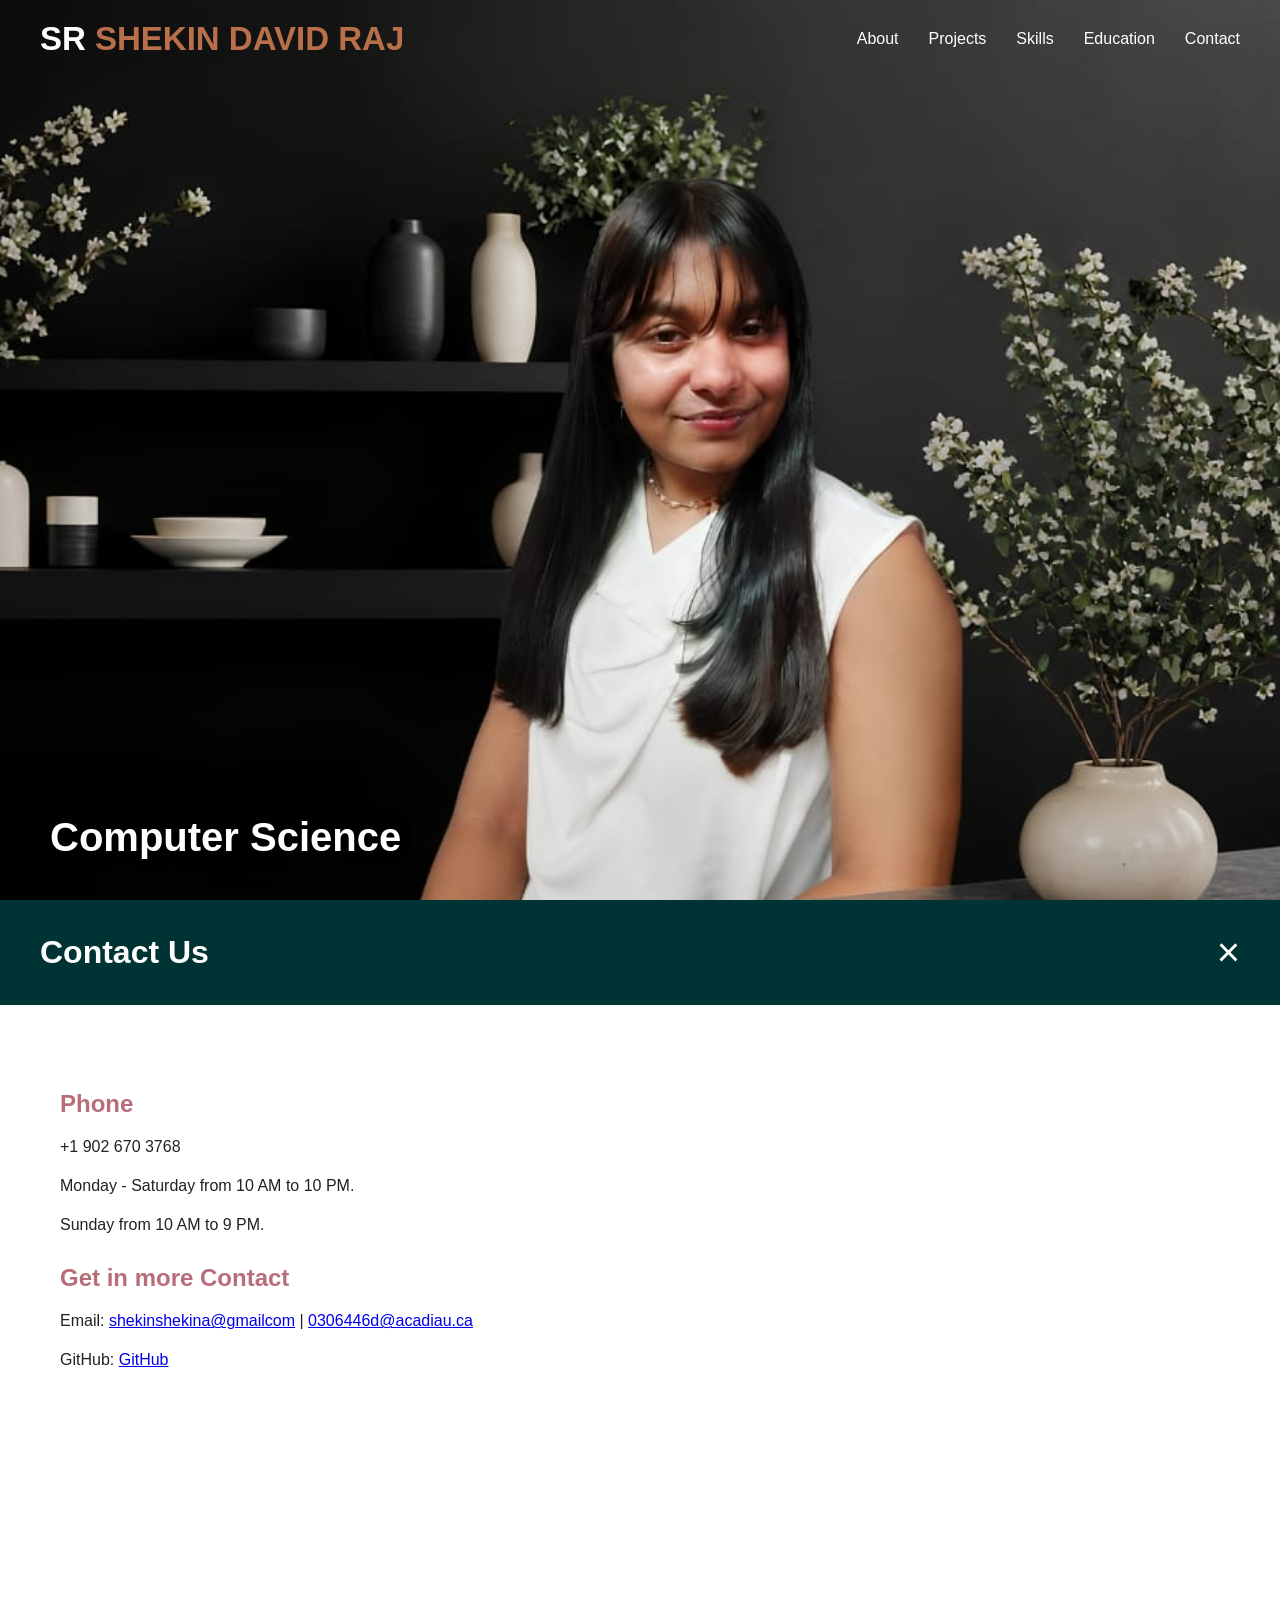
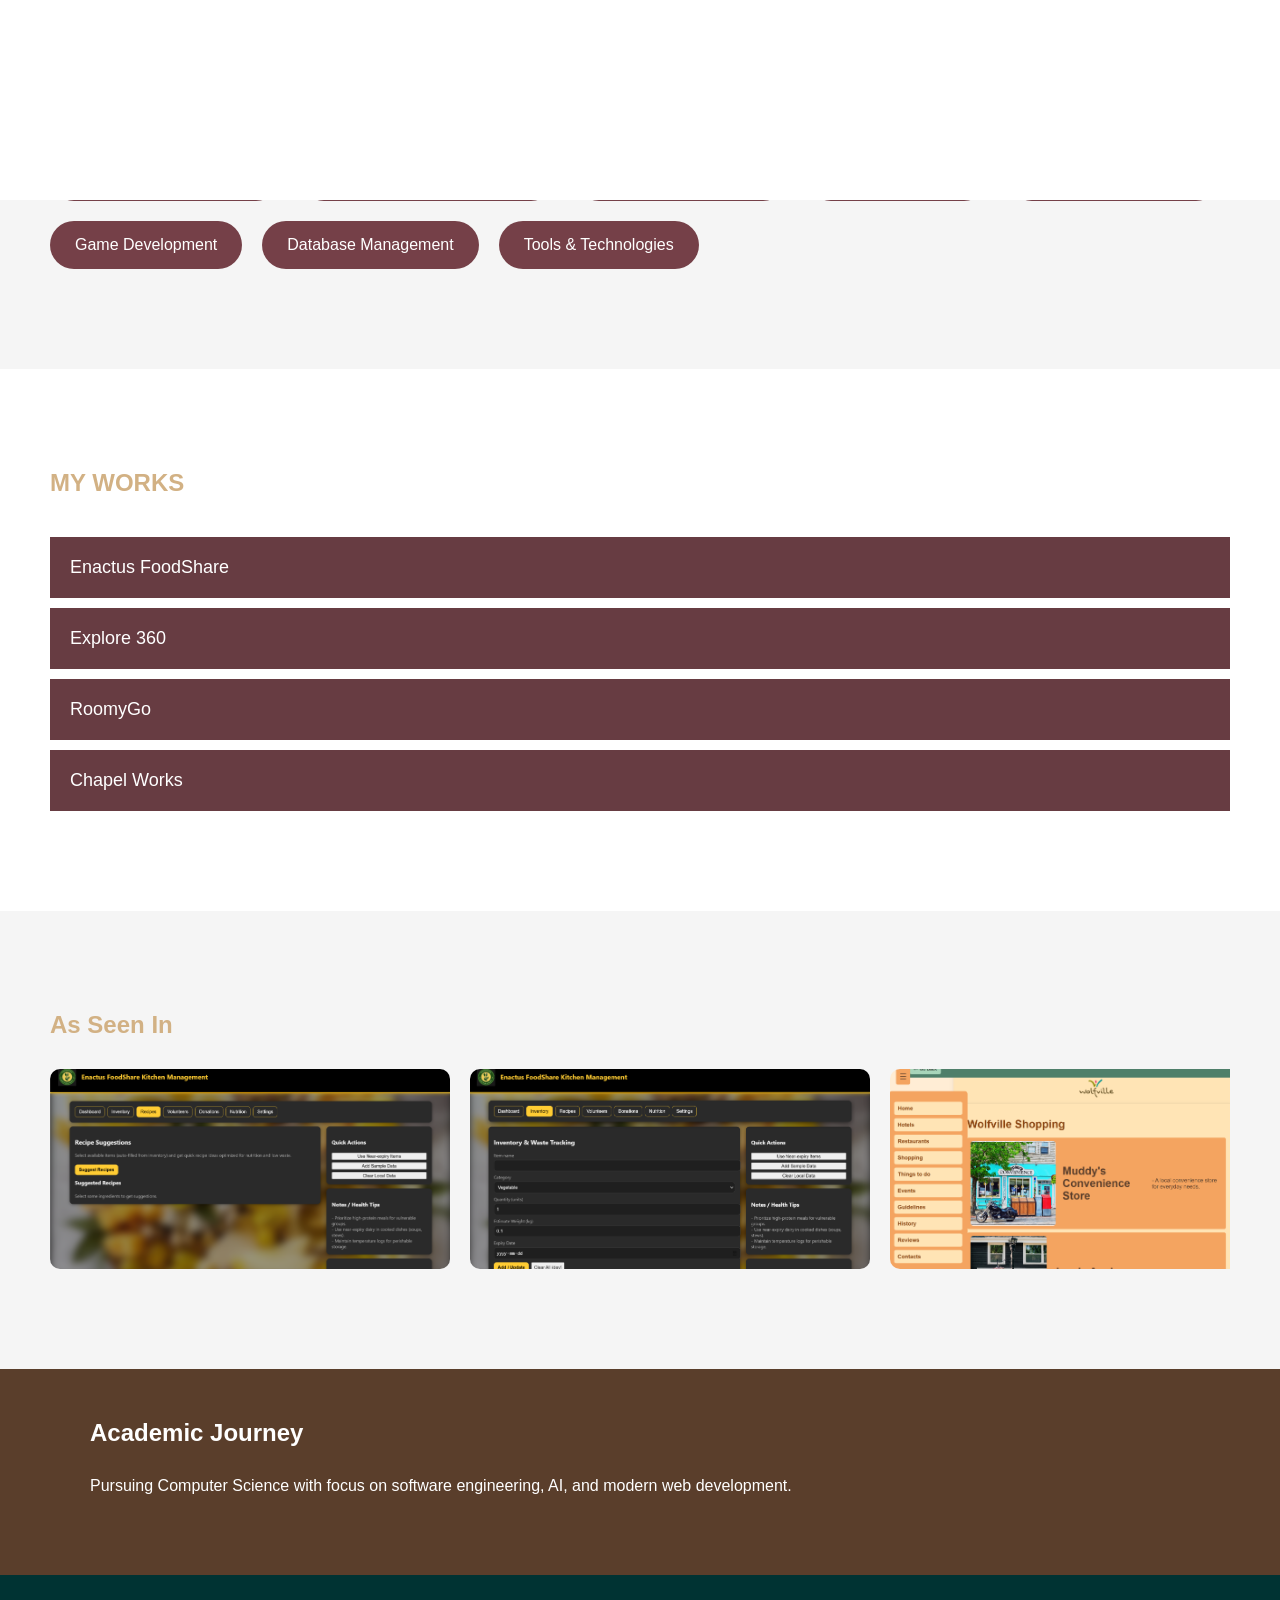
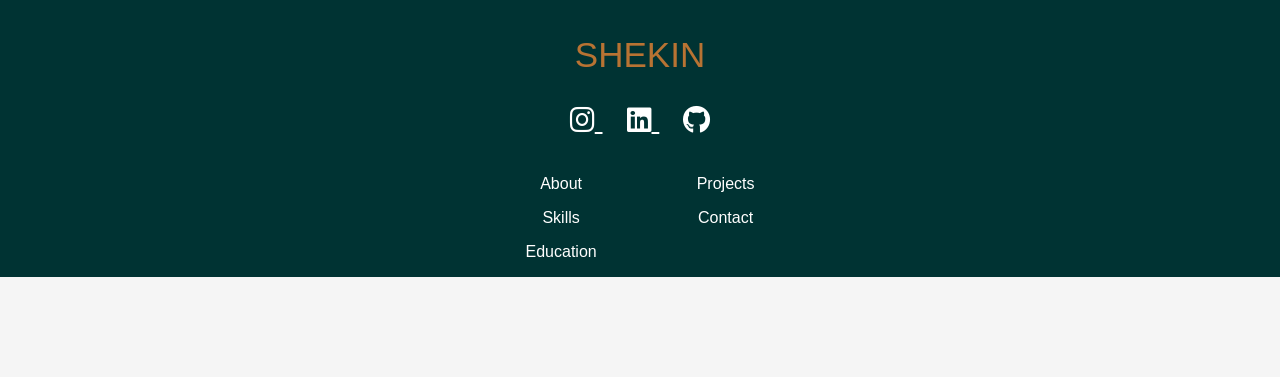
<file: index.html>
<!DOCTYPE html>
<html lang="en">
<head>
    <!-- META SETTINGS -->
    <meta charset="UTF-8" />
    <meta name="viewport" content="width=device-width, initial-scale=1.0"/>

    <title>Shekin David Raj Portfolio</title>

    <!-- MAIN STYLESHEET -->
    <link rel="stylesheet" href="style.css">

    <!-- FONT AWESOME ICONS -->
    <link rel="stylesheet"
    href="https://cdnjs.cloudflare.com/ajax/libs/font-awesome/6.5.1/css/all.min.css">
</head>

<body>

<!-- =========================
        HEADER SECTION
========================= -->
<header class="header">

    <!-- LOGO -->
    <div class="logo">
        <h2><span>SR</span> SHEKIN DAVID RAJ</h2>
    </div>

    <!-- DESKTOP NAVIGATION -->
    <nav class="nav-links">
        <a href="#" onclick="openPopup('aboutPopup')">About</a>
        <a href="#" onclick="openProjects()">Projects</a>
        <a href="#" onclick="openPopup('skillsPopup')">Skills</a>
        <a href="#" onclick="openPopup('educationPopup')">Education</a>
        <a href="#" onclick="openContact()">Contact</a>
    </nav>

    <!-- MOBILE MENU ICON -->
    <div class="menu-icon">
        ☰
    </div>

</header>

<!-- =========================
        MOBILE MENU
========================= -->
<div class="mobile-menu" id="mobileMenu">

    <span class="close" onclick="closeMenu()">&times;</span>

    <a href="#" onclick="openPopup('aboutPopup')">About</a>
    <a href="#" onclick="openProjects()">Projects</a>
    <a href="#" onclick="openPopup('skillsPopup')">Skills</a>
    <a href="#" onclick="openPopup('educationPopup')">Education</a>
    <a href="#" onclick="openContact()">Contact</a>

</div>

<!-- =========================
        HERO SECTION
========================= -->
<section class="hero">

    <!-- PROFILE IMAGE -->
    <img src="full pic.jpeg" alt="Profile Image">

    <!-- HERO TEXT -->
    <div class="hero-right">
        <div class="hero-text-box">
            <h1>Computer Science   </h1>
        </div>
    </div>

</section>

<!-- =========================
        ABOUT POPUP MODAL
========================= -->
<div class="popup" id="aboutPopup">

    <div class="popup-content">

        <span class="popup-close" onclick="closePopup('aboutPopup')">
            &times;
        </span>

        <h2>About Me</h2>

        <p>
            I am Shekin David Raj, a Computer Science student
            passionate about full-stack development,
            AI, and software engineering.
        </p>

    </div>

</div>

<div class="popup" id="educationPopup">

    <div class="popup-content">

        <span class="popup-close" onclick="closePopup('educationPopup')">
            &times;
        </span>

        <h2>education</h2>

        <p>
            I am Shekin David Raj, a Computer Science student
            passionate about full-stack development,
            AI, and software engineering.
        </p>

    </div>

</div>

<!-- =========================
        SKILLS POPUP MODAL
========================= -->

<div class="popup" id="skillsPopup">
    <div class="popup-content">

        <!-- CLOSE BUTTON -->
        <span class="popup-close" onclick="closePopup('skillsPopup')">
            &times;
        </span>

        <!-- SCROLL AREA ONLY -->
        <div class="popup-scroll">
            <section class="skills-popup-section">

                <h2>Skills</h2>

                <div class="skill-container">
                    <!-- PROGRAMMING -->
                    <div class="skill-card" onclick="toggleSkillPopup('popup-programming')">
                        Programming Languages
                        <div class="skill-popup" id="popup-programming">
                            <h4>Programming Languages</h4>
                            <p>
                                Java, Python, HTML, CSS, JavaScript.
                                Used for building web applications,
                                software systems, automation tasks,
                                and problem-solving projects.
                            </p>
                        </div>
                    </div>

                    <!-- DATA STRUCTURES -->
                    <div class="skill-card" onclick="toggleSkillPopup('popup-dsa')">
                        Data Structures & Algorithms
                        <div class="skill-popup" id="popup-dsa">
                            <h4>Data Structures & Algorithms</h4>
                            <p>
                                Linked Lists, Graphs (adjacency list &
                                matrix), Skip Lists, recursion,
                                DFS, BFS traversal.

                                Used for efficient problem solving
                                and optimized code design.
                            </p>
                        </div>
                    </div>

                    <!-- SOFTWARE DEVELOPMENT -->
                    <div class="skill-card" onclick="toggleSkillPopup('popup-software')">
                        Software Development
                        <div class="skill-popup" id="popup-software">
                            <h4>Software Development</h4>
                            <p>
                                Java GUI development, file handling,
                                debugging, optimization, testing,
                                and documentation.

                                Used for building structured and
                                maintainable applications.
                            </p>
                        </div>
                    </div>

                    <!-- WEB DEVELOPMENT -->
                    <div class="skill-card" onclick="toggleSkillPopup('popup-web')">
                        Web Development
                        <div class="skill-popup" id="popup-web">
                            <h4>Web Development</h4>
                            <p>
                                Responsive websites, portfolio design,
                                HTML/CSS styling, JavaScript interactions,
                                and front-end project development.
                            </p>
                        </div>
                    </div>

                    <!-- AI MACHINE LEARNING -->
                    <div class="skill-card" onclick="toggleSkillPopup('popup-ai')">
                        AI & Machine Learning
                        <div class="skill-popup" id="popup-ai">
                            <h4>AI & Machine Learning</h4>
                            <p>
                                Classifier evaluation,
                                error analysis,
                                AI-powered automation insights,
                                and AI applications in games.
                            </p>
                        </div>
                    </div>

                    <!-- GAME DEVELOPMENT -->
                    <div class="skill-card" onclick="toggleSkillPopup('popup-game')">
                        Game Development
                        <div class="skill-popup" id="popup-game">
                            <h4>Game Development</h4>
                            <p>
                                Game logic, AI behavior design,
                                basic 2D/3D game mechanics,
                                and interactive gameplay systems.
                            </p>
                        </div>
                    </div>
                    
                    <!-- DATABASE MANAGEMENT -->
                    <div class="skill-card" onclick="toggleSkillPopup('popup-database')">
                        Database Management
                        <div class="skill-popup" id="popup-database">
                            <h4>Database Management Skills</h4>
                            <p>
                                SQL, Database Design, Entity–Relationship (ER) Modeling, Schema Normalization, SQLite, MongoDB, 
                                CRUD Operations, Query Development and Optimization, Data Migration, Database Integration with Python, 
                                Data Modeling, and Data Export/Reporting.
                            </p>
                        </div>
                    </div>
                    
                    <!-- TOOLS -->
                    <div class="skill-card" onclick="toggleSkillPopup('popup-tools')">
                        Tools & Technologies
                        <div class="skill-popup" id="popup-tools">
                            <h4>Tools & Technologies</h4>
                            <p>
                                VS Code, Live Server, GitHub,
                                Weka, PDF and image integration
                                for web projects.
                            </p>
                        </div>
                    </div>
                </div>
            </section>
        </div>
    </div>
</div>

<!-- PROJECTS PANEL -->
<div class="projects-panel" id="projectsPanel">

    <div class="projects-header">

        <h2>MY WORKS</h2>

        <span class="projects-close" onclick="closeProjects()">
            &times;
        </span>

    </div>

    <div class="projects-content">

        <!-- PROJECT 1 -->
        <button class="accordion-btn">Enactus FoodShare</button>
        <div class="accordion-content">
            <p>Social innovation and entrepreneurship project.</p>
            <a href="projects/Enactus/Enactus FoodShare — Kitchen Management.html"
               target="_blank"
               class="project-btn">View Project</a>
        </div>

        <!-- PROJECT 2 -->
        <button class="accordion-btn">Explore 360</button>
        <div class="accordion-content">
            <p>Tourism platform for Wolfville.</p>
            <a href="projects/explore_360/explore_360/front-end/home.html"
               target="_blank"
               class="project-btn">View Project</a>
        </div>

        <!-- PROJECT 3 -->
        <button class="accordion-btn">RoomyGo</button>
        <div class="accordion-content">
            <p>Student accommodation platform.</p>
            <a href="projects/RoomyGo/index.html"
               target="_blank"
               class="project-btn">View Project</a>
        </div>

        <!-- PROJECT 4 -->
        <button class="accordion-btn">Chapel Works</button>
        <div class="accordion-content">
            <ul>
                <li>
                    <a href="projects/chapel/bahai_faith/Baha'i faith 2.pdf" target="_blank">
                        Baha'i Faith Poster
                    </a>
                </li>

                <li>
                    <a href="projects/chapel/captain_leonard_parkinson/Copy of Captain Leonard Parkinson Final Poster For JCANS.pdf"
                       target="_blank">
                        Captain Leonard Parkinson Poster
                    </a>
                </li>

                <li>
                    <a href="projects/chapel/george_symonds/George Symonds.pdf" target="_blank">
                        George Symonds Poster
                    </a>
                </li>
                
            </ul>
        </div>

    </div>

</div>

<!-- =========================
        ABOUT SECTION
========================= -->
<section id="about" class="about">

    <h2>What Defines Me</h2>

    <p>
        I am Shekin David Raj, a passionate computer science student with a strong foundation in programming, software development, and problem-solving. I enjoy applying theoretical knowledge to practical projects, from data structures and algorithms to web development, AI, and game development. I am particularly interested in creating AI-powered applications and games that combine logic, interactivity, and user experience. I strive to write clean, efficient code while exploring emerging technologies that can solve real-world problems.
    </p>

</section>

<!-- =========================
        EDUCATION SECTION
========================= -->
<section id="education" class="education">

    <h2>Education</h2>

    <div class="edu-box">
        <h3>Bachelor of Computer Science</h3>

        <p>
            Focused on software development, data structures,
            artificial intelligence, and full-stack web technologies.
        </p>
    </div>

</section>

<!-- =========================
        SKILLS SECTION
========================= -->
<!-- SKILLS SECTION -->
<section id="skills" class="skills">

    <h2>Skills</h2>

    <div class="skill-container">

        <!-- PROGRAMMING -->
        <div class="skill-card" onclick="toggleSkillPopup('programming')">

            Programming Languages

            <div class="skill-popup" id="programming">
                <h4>Programming Languages</h4>
                <p>
                    Java, Python, HTML, CSS, JavaScript.  
                    Used for building web applications, software systems,
                    automation tasks, and problem-solving projects.
                </p>
            </div>

        </div>

        <!-- DSA -->
        <div class="skill-card" onclick="toggleSkillPopup('dsa')">

            Data Structures & Algorithms

            <div class="skill-popup" id="dsa">
                <h4>Data Structures & Algorithms</h4>
                <p>
                    Linked Lists, Graphs (adjacency list & matrix),
                    Skip Lists, recursion, DFS, BFS traversal.
                    Used for efficient problem solving and optimized code design.
                </p>
            </div>

        </div>

        <!-- SOFTWARE DEV -->
        <div class="skill-card" onclick="toggleSkillPopup('software')">

            Software Development

            <div class="skill-popup" id="software">
                <h4>Software Development</h4>
                <p>
                    Java GUI development, file handling (I/O),
                    debugging, optimization, testing, and documentation.
                    Used for building structured and maintainable applications.
                </p>
            </div>

        </div>

        <!-- WEB DEV -->
        <div class="skill-card" onclick="toggleSkillPopup('webdev')">

            Web Development

            <div class="skill-popup" id="webdev">
                <h4>Web Development</h4>
                <p>
                    Responsive websites, portfolio design,
                    HTML/CSS styling, JavaScript interactions,
                    and full front-end project development.
                </p>
            </div>

        </div>


        <!-- AI & ML -->
        <div class="skill-card" onclick="toggleSkillPopup('ai&machinelearning')">

            AI & Machine Learning

            <div class="skill-popup" id="ai&machinelearning">
                <h4>AI & Machine Learning</h4>
                <p>
                Classifier evaluation, error analysis, AI-powered automation insights, AI in games    
                </p>
            </div>
        </div>

        <!--Game Development -->
        <div class="skill-card" onclick="toggleSkillPopup('gamedevelopment')">

            Game Development

            <div class="skill-popup" id="gamedevelopment">
                <h4>Game Development</h4>
                <p>
                Game logic, AI behavior design, basic 2D/3D game mechanics, interactive gameplay
                </p>
            </div>
        </div>

        <!--DATABASE MANAGEMENT -->
        <div class="skill-card" onclick="toggleSkillPopup('databasemanagement')">

            Database Management

            <div class="skill-popup" id="databasemanagement">
                <h4>Database Management</h4>
                <p>
                SQL, Database Design, Entity–Relationship (ER) Modeling, Schema Normalization, SQLite, MongoDB, 
                CRUD Operations, Query Development and Optimization, Data Migration, Database Integration with Python, 
                Data Modeling, and Data Export/Reporting.
                </p>
            </div>
        </div>

        <!--Tools & Technologies-->
        <div class="skill-card" onclick="toggleSkillPopup('tools&technologies')">

            Tools & Technologies

            <div class="skill-popup" id="tools&technologies">
                <h4>Tools & Technologies</h4>
                <p>
                VS Code, Live Server, GitHub, Weka, PDF & image integration for web projects
                </p>
            </div>
        </div>
        
    </div>

</section>
<!-- =========================
        PROJECTS SECTION
========================= -->
<section id="projects" class="projects">

    <h2>MY WORKS</h2>

    <div class="accordion">

        <!-- PROJECT 1 -->
        <button class="accordion-btn">Enactus FoodShare</button>
        <div class="accordion-content">
            <p>
                Social innovation and entrepreneurship project focused on
                food sharing and kitchen management solutions.
            </p>
            <a href="projects/Enactus/Enactus FoodShare — Kitchen Management.html"
               target="_blank"
               class="project-btn">
                View Project
            </a>
        </div>

        <!-- PROJECT 2 -->
        <button class="accordion-btn">Explore 360</button>
        <div class="accordion-content">
            <p>
                This website aims to guide tourists exploring Wolfville by providing extensive information and easy access to essential services.
            </p>
            <a href="projects/explore_360/explore_360/front-end/home.html"
               target="_blank"
               class="project-btn">View Project</a>
        </div>

        <!-- PROJECT 3 -->
        <button class="accordion-btn">RoomyGo</button>
        <div class="accordion-content">
            <p>
                Student accommodation platform with frontend and backend.
            </p>
            <a href="projects/RoomyGo/index.html"
               target="_blank"
               class="project-btn">
                View Project
            </a>
        </div>

        <!-- PROJECT 4 -->
        <button class="accordion-btn">Chapel Works</button>
        <div class="accordion-content">

            <p>
                research and creative design projects.
            </p>

            <ul>
                <li>
                    <a href="projects/chapel/bahai_faith/Baha'i faith 2.pdf" target="_blank">
                        Baha'i Faith Poster
                    </a>
                </li>

                <li>
                    <a href="projects/chapel/captain_leonard_parkinson/Copy of Captain Leonard Parkinson Final Poster For JCANS.pdf"
                       target="_blank">
                        Captain Leonard Parkinson Poster
                    </a>
                </li>

                <li>
                    <a href="projects/chapel/george_symonds/George Symonds.pdf" target="_blank">
                        George Symonds Poster
                    </a>
                </li>
            </ul>

        </div>

    </div>

</section>

<!-- =========================
        SLIDER SECTION
========================= -->
<section class="slider-section">

    <h2>As Seen In</h2>

    <div class="slider-wrapper">

        <div class="slider-track">

            <!-- IMAGES -->
            <img src="1.png">
            <img src="2.png">
            <img src="3.png">
            <img src="4.png">
            <img src="5.png">
            <img src="6.png">
            <img src="7.png">
            <img src="8.png">
            <img src="9.png">
            <img src="11.png">
            <img src="12.png">
            <img src="13.png">
            <img src="14.png">
            <img src="15.png">
            <img src="1.png">

            
            <img src="1.png">
            <img src="2.png">
            <img src="3.png">
            <img src="4.png">
            <img src="5.png">
            <img src="6.png">
            <img src="7.png">
            <img src="8.png">
            <img src="9.png">
            <img src="11.png">
            <img src="12.png">
            <img src="13.png">
            <img src="14.png">
            <img src="15.png">
            <img src="2.png">

            <img src="1.png">
            <img src="2.png">
            <img src="3.png">
            <img src="4.png">
            <img src="5.png">
            <img src="6.png">
            <img src="7.png">
            <img src="8.png">
            <img src="9.png">
            <img src="11.png">
            <img src="12.png">
            <img src="13.png">
            <img src="14.png">
            <img src="15.png">
            <img src="3.png">
            
        </div>

    </div>

</section>

<!-- =========================
        UNIVERSITY SECTION
========================= -->
<section class="university">

    <div class="university-content">

        <h2>Academic Journey</h2>

        <p>
            Pursuing Computer Science with focus on software engineering,
            AI, and modern web development.
        </p>

    </div>

</section>

<!-- =========================
        FOOTER SECTION
========================= -->
<footer>

    <div class="footer-logo">SHEKIN</div>

    <!-- SOCIAL LINKS -->
    <div class="social-icons">
        <a href="https://www.instagram.com/shekin_juno?igsh=cWhqeGx0bzhneXo4" target="_blank">
            <i class="fab fa-instagram"></i>
        </a>

        <a href="https://www.linkedin.com/in/shekin-david-raj-b998613ab?" target="_blank">
            <i class="fab fa-linkedin"></i>
        </a>

        <a href="https://github.com/Shekin2005/Shekin" target="_blank">
            <i class="fab fa-github"></i>
        </a>
    </div>

    <!-- FOOTER NAV LINKS -->
    <div class="footer-links">

        <div>
            <a href="#about">About</a>
            <a href="#skills">Skills</a>
            <a href="#education">Education</a>
        </div>

        <div>
            <a href="#projects">Projects</a>
            <a href="#" onclick="openContact()">Contact</a>
        </div>

    </div>

    <div class="copyright">
        © 2026 Shekin David Raj | English
    </div>

</footer>

<!-- =========================
        CONTACT PANEL
========================= -->
<div class="contact-panel" id="contactPanel">

    <div class="contact-header">

        <h2>Contact Us</h2>

        <span class="contact-close" onclick="closeContact()">
            &times;
        </span>

    </div>

    <div class="contact-content">

        <h3>Phone</h3>
        <p>+1 902 670 3768</p>
        <p>Monday - Saturday from 10 AM to 10 PM.</p>
        <p>Sunday from 10 AM to 9 PM.</p>

        <h3>Get in more Contact</h3>
        <p> Email: <a href="mailto:shekinshekina@gmail.com"> shekinshekina@gmailcom</a>  | <a href="mailto:0306446d@acadiau.ca"> 0306446d@acadiau.ca </a>
        <p> GitHub: <a href="https://github.com/Shekin2005/Shekin"> GitHub</a></p>


    </div>

</div>

<!-- MAIN JAVASCRIPT -->
<script src="script.js"></script>

</body>
</html>
</file>
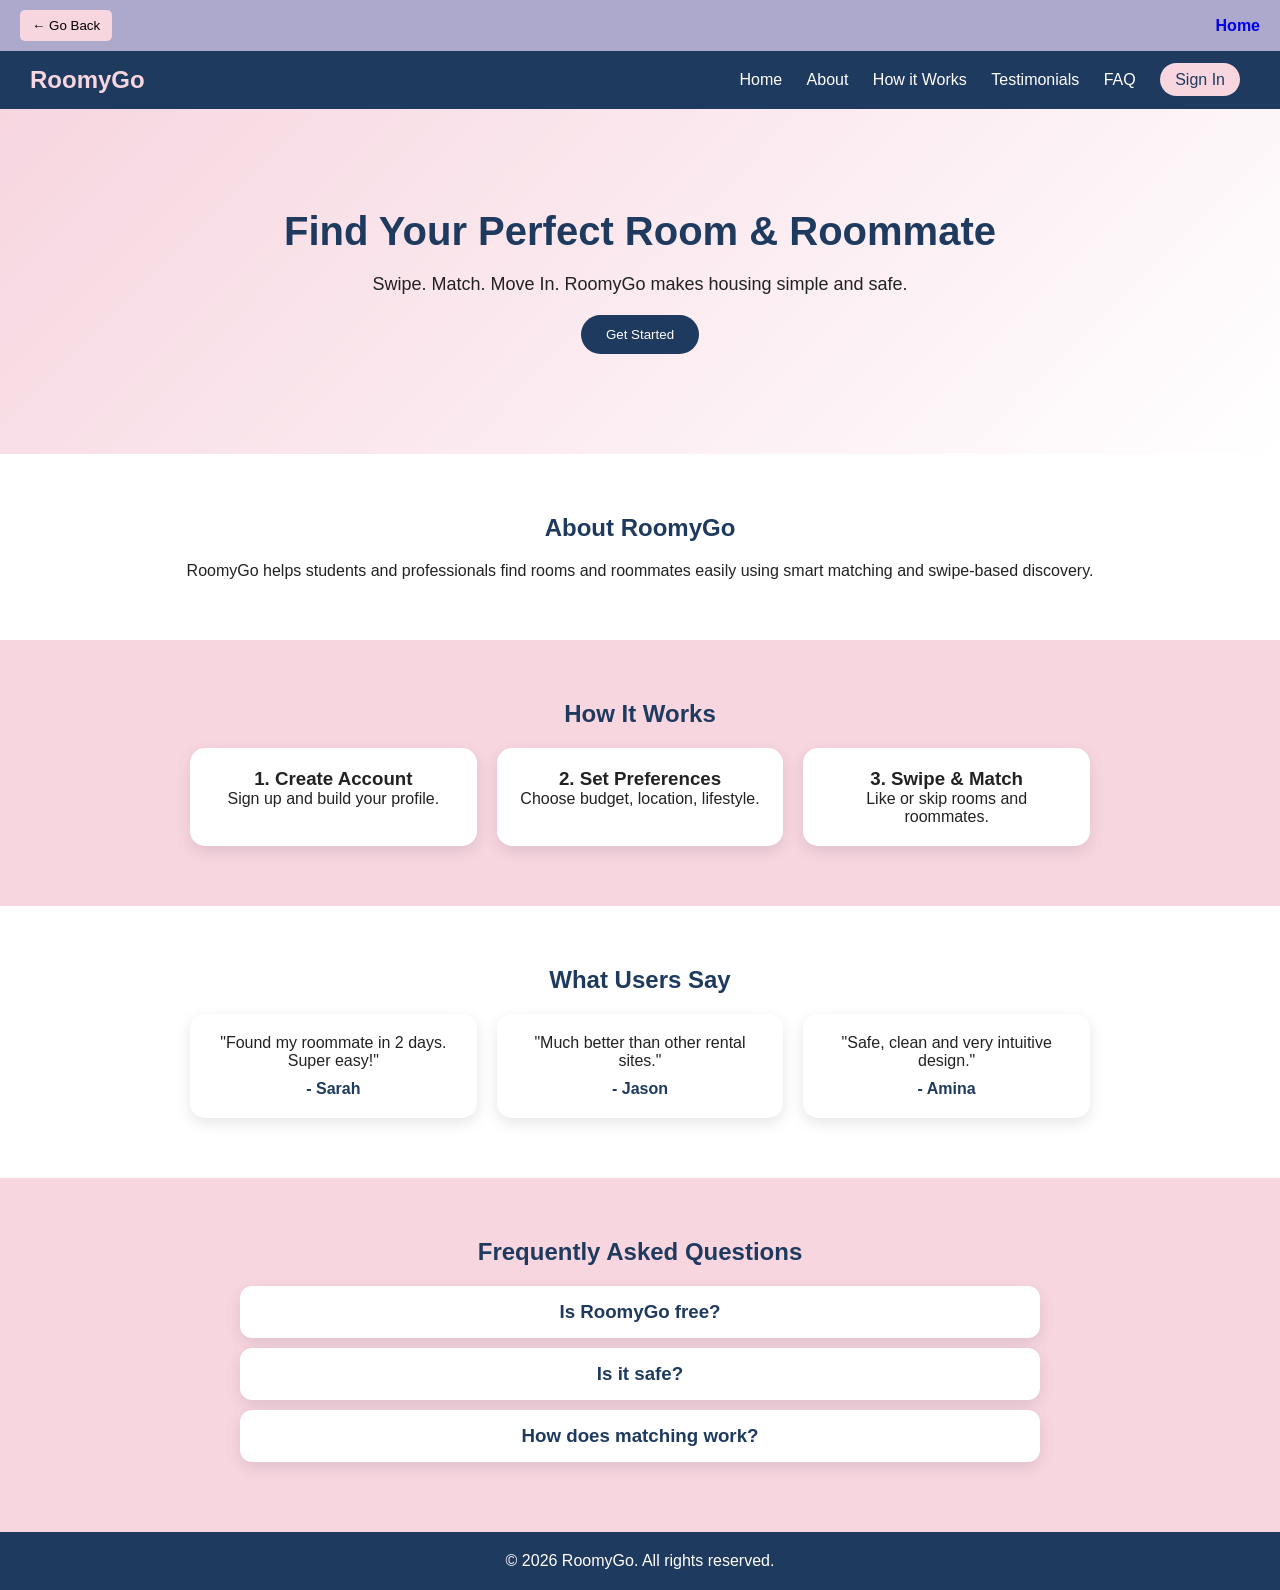
<file: projects/RoomyGo/index.html>
<!DOCTYPE html>
<html lang="en">
<head>
    <meta charset="UTF-8">
    <meta name="viewport" content="width=device-width, initial-scale=1.0">
    <title>RoomyGo - Find Rooms & Roommates</title>

    <link rel="stylesheet" href="style.css">
</head>

<header class="top-bar">
  <button onclick="history.back()">← Go Back</button>
  <a href="../../index.html" class="home-link">Home</a>
</header>

<!-- LOGIN POPUP MODAL -->
<div id="authModal" class="modal">

    <div class="modal-content">

        <span class="close" onclick="closeModal()">&times;</span>

        <!-- LOGIN FORM -->
        <div id="loginBox">
            <h2>Welcome Back</h2>

            <input type="email" placeholder="Email">
            <input type="password" placeholder="Password">

            <button onclick="loginUser()">Login</button>

            <p onclick="showRegister()">Don't have an account? <b>Register</b></p>
        </div>

        <!-- REGISTER FORM -->
        <div id="registerBox">
            <h2>Create Account</h2>

            <input type="text" placeholder="Full Name">
            <input type="email" placeholder="Email">
            <input type="password" placeholder="Password">

            <button onclick="registerUser()">Register</button>

            <p onclick="showLogin()">Already have an account? <b>Login</b></p>
        </div>

    </div>
</div>

<body>

<!-- NAVBAR -->
<header class="navbar">
    <div class="logo">RoomyGo</div>

    <nav id="navMenu">
        <a href="#">Home</a>
        <a href="#about">About</a>
        <a href="#how">How it Works</a>
        <a href="#testimonials">Testimonials</a>
        <a href="#faq">FAQ</a>
        <a href="#" class="btn" onclick="openModal()">Sign In</a>
    </nav>

    <div class="menu" onclick="toggleMenu()">☰</div>
</header>

<!-- HERO -->
<section class="hero">
    <h1>Find Your Perfect Room & Roommate</h1>
    <p>Swipe. Match. Move In. RoomyGo makes housing simple and safe.</p>

    <!-- CONNECTED TO LOGIN PAGE -->
    <button onclick="openModal()">Get Started</button>
</section>

<!-- ABOUT -->
<section id="about" class="section">
    <h2>About RoomyGo</h2>
    <p>
        RoomyGo helps students and professionals find rooms and roommates easily using smart matching and swipe-based discovery.
    </p>
</section>

<!-- HOW IT WORKS -->
<section id="how" class="section dark">
    <h2>How It Works</h2>

    <div class="grid">
        <div class="card">
            <h3>1. Create Account</h3>
            <p>Sign up and build your profile.</p>
        </div>

        <div class="card">
            <h3>2. Set Preferences</h3>
            <p>Choose budget, location, lifestyle.</p>
        </div>

        <div class="card">
            <h3>3. Swipe & Match</h3>
            <p>Like or skip rooms and roommates.</p>
        </div>
    </div>
</section>

<!-- TESTIMONIALS -->
<section id="testimonials" class="section">
    <h2>What Users Say</h2>

    <div class="grid">

        <div class="card">
            <p>"Found my roommate in 2 days. Super easy!"</p>
            <h4>- Sarah</h4>
        </div>

        <div class="card">
            <p>"Much better than other rental sites."</p>
            <h4>- Jason</h4>
        </div>

        <div class="card">
            <p>"Safe, clean and very intuitive design."</p>
            <h4>- Amina</h4>
        </div>

    </div>
</section>

<!-- FAQ -->
<section id="faq" class="section dark">
    <h2>Frequently Asked Questions</h2>

    <div class="faq-container">

        <div class="faq">
            <h3 onclick="toggleFAQ(this)">Is RoomyGo free?</h3>
            <p>No, RoomyGo is completely free to use for finding rooms and roommates.</p>
        </div>

        <div class="faq">
            <h3 onclick="toggleFAQ(this)">Is it safe?</h3>
            <p>Yes, we use verification and secure messaging for safety.</p>
        </div>

        <div class="faq">
            <h3 onclick="toggleFAQ(this)">How does matching work?</h3>
            <p>You swipe right to like and left to skip. Matches allow messaging.</p>
        </div>

    </div>
</section>

<!-- FOOTER -->
<footer>
    <p>© 2026 RoomyGo. All rights reserved.</p>
</footer>

<script src="script.js"></script>
</body>
</html>
</file>
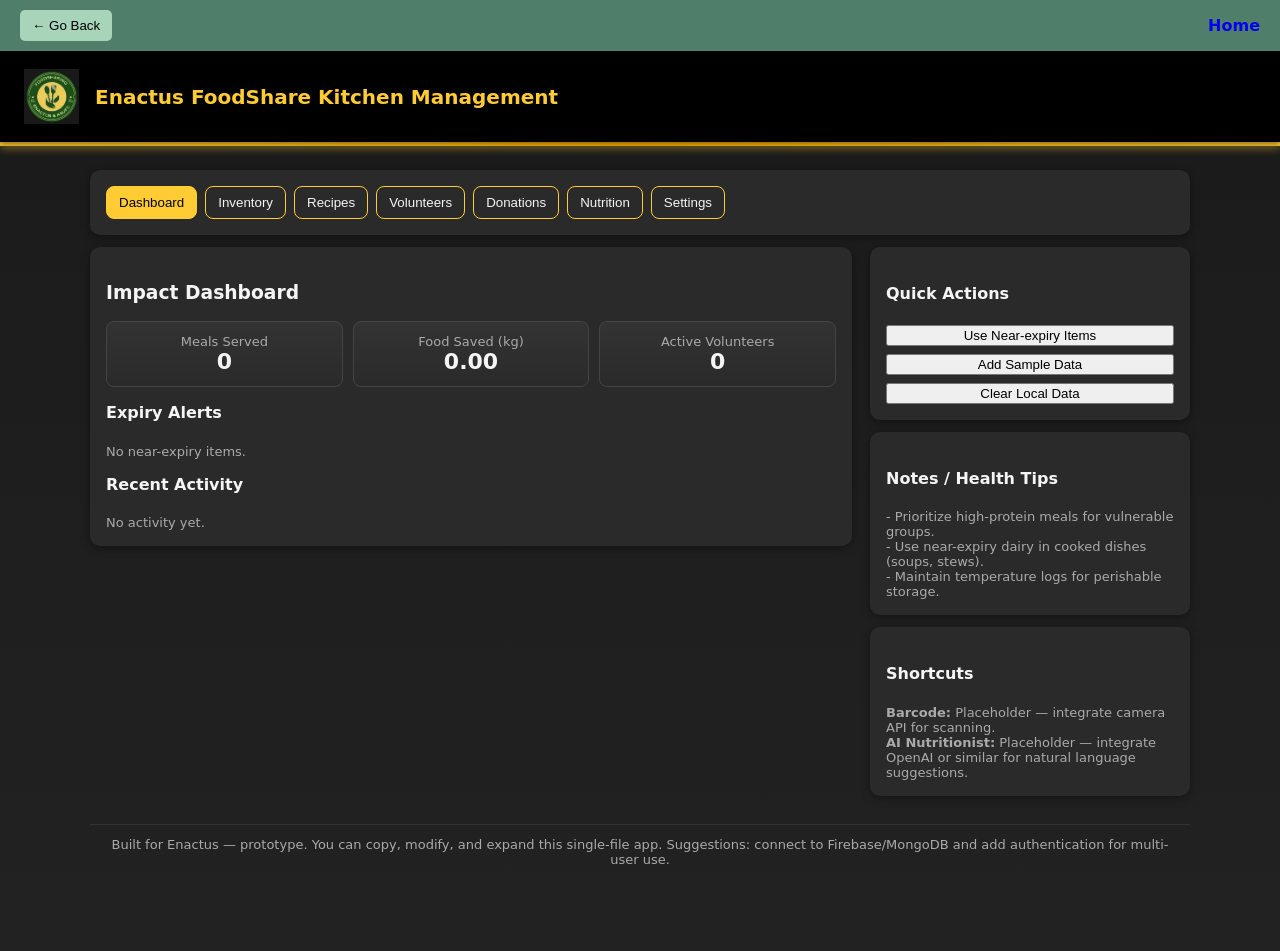
<file: projects/Enactus/Enactus FoodShare — Kitchen Management.html>
<!doctype html>
<html lang="en">
<head>
  <meta charset="utf-8" />
  <meta name="viewport" content="width=device-width,initial-scale=1" />
  <title>Enactus FoodShare — Kitchen Management</title>
  <style>
    .top-bar {
  position: sticky;
  top: 0;
  background-color: #4f7f6a;
  padding: 10px 20px;
  display: flex;
  justify-content: space-between;
  align-items: center;
}

.top-bar button {
  background-color: #a8d5ba;
  border: none;
  padding: 8px 12px;
  border-radius: 5px;
  cursor: pointer;
}

.home-link {
  text-decoration-color: rgb(250, 250, 250);
  text-decoration: none;
  font-weight: bold;
}

/* Keep it white after click */
.home-link:visited {
  color: white;
}

/* Optional hover effect */
.home-link:hover {
  color: #e8f5ee;
}

   :root {
    --accent: #ffcc33; /* Mustard yellow */
    --bg: #1a1a1a; /* Soft black background */
    --text-light: #f5f5f5;
    --card-bg: #2a2a2a;
    --muted: #aaa;
  }

  body {
    font-family: 'Inter', system-ui, Segoe UI, Roboto, Helvetica, Arial, sans-serif;
    margin: 0;
    background: var(--bg);
    color: var(--text-light);
    background: linear-gradient(180deg, #1a1a1a 0%, #222222 100%);
  }

  header {
    background: #000;
    padding: 18px 24px;
    display: flex;
    align-items: center;
    gap: 16px;
    box-shadow: 0 2px 6px rgba(0,0,0,.5);
  }

  header h1 {
    margin: 0;
    font-size: 20px;
    color: var(--accent);
  }

  .container {
    max-width: 1100px;
    margin: 24px auto;
    padding: 0 18px;
  }

  .grid {
    display: grid;
    grid-template-columns: 1fr 320px;
    gap: 18px;
  }

  .card {
    background: var(--card-bg);
    border-radius: 10px;
    padding: 16px;
    box-shadow: 0 2px 10px rgba(0,0,0,0.4);
    transition: transform 0.2s ease, box-shadow 0.2s ease;
  }

  .card:hover {
    transform: translateY(-2px);
    box-shadow: 0 4px 16px rgba(0,0,0,0.6);
  }

  nav {
    display: flex;
    gap: 8px;
    flex-wrap: wrap;
  }

  nav button {
    border: 1px solid var(--accent);
    background: transparent;
    color: var(--text-light);
    padding: 8px 12px;
    border-radius: 8px;
    cursor: pointer;
    font-weight: 500;
    transition: background 0.3s;
  }

  nav button:hover {
    background: rgba(255, 204, 51, 0.15);
  }

  nav button.active {
    background: var(--accent);
    color: #000;
  }

  table {
    width: 100%;
    border-collapse: collapse;
    color: var(--text-light);
  }

  th, td {
    padding: 8px;
    border-bottom: 1px solid #444;
    text-align: left;
    font-size: 14px;
  }

  label {
    display: block;
    font-size: 13px;
    margin-top: 10px;
    color: var(--muted);
  }

  input, select, textarea {
    width: 100%;
    padding: 8px;
    border-radius: 8px;
    border: 1px solid #444;
    background: #1f1f1f;
    color: var(--text-light);
    margin-top: 6px;
  }

  .btn {
    background: var(--accent);
    color: #000;
    padding: 8px 12px;
    border-radius: 8px;
    border: 0;
    cursor: pointer;
    font-weight: 600;
    transition: background 0.3s;
  }

  .btn:hover {
    background: #ffd84d;
  }

  .small { font-size: 13px; color: var(--muted); }

  .alert {
    padding: 10px;
    border-radius: 8px;
    background: rgba(255, 204, 51, 0.1);
    color: var(--accent);
  }

  .stat-grid {
    display: flex;
    gap: 10px;
    margin-top: 10px;
  }

  .stat {
    flex: 1;
    padding: 12px;
    border-radius: 8px;
    background: linear-gradient(180deg, #333, #2a2a2a);
    text-align: center;
    border: 1px solid #444;
  }

  .muted { color: var(--muted); }

  footer {
    max-width: 1100px;
    margin: 28px auto;
    padding: 0 18px;
    color: var(--muted);
    font-size: 13px;
    border-top: 1px solid #333;
    text-align: center;
    padding-top: 12px;
  }

  @media(max-width:900px) {
    .grid { grid-template-columns: 1fr; }
  }
  .bg-wrapper {
  position: relative;
  min-height: 100vh;
  overflow: hidden;
}

/* Background image with blur */
.bg-wrapper::before {
  content: "";
  position: fixed; /* stays behind while scrolling */
  top: 0; left: 0;
  width: 100%; height: 100%;
  background: url("https://i.pinimg.com/736x/14/4a/6c/144a6c9567cd5d69998d0f29bb4e89b5.jpg") no-repeat center center;
  background-size: cover;
  filter: blur(12px) brightness(0.6); /* soft blur and slight dark overlay */
  z-index: -1;
}

/* Ensure content is above the background */
.container, header {
  position: relative;
  z-index: 1;
}

</style>
</head>
<body>
  <header class="top-bar">
  <button onclick="history.back()">← Go Back</button>
  <a href="../../index.html" class="home-link">Home</a>
</header>
  <div class="bg-wrapper">
  <header>
  <img src="logo.jpeg" alt="FoodShare Logo" style="height:55px; width:auto;">
  <h1>Enactus FoodShare Kitchen Management</h1>
</header>
<div style="height:4px;background:linear-gradient(90deg,#ffcc33,#ffb300,#ffcc33);box-shadow:0 0 10px #ffcc33;"></div>

  <div class="container">
    <div class="card" style="margin-bottom:12px">
      <nav id="mainNav">
        <button data-view="dashboard" class="active">Dashboard</button>
        <button data-view="inventory">Inventory</button>
        <button data-view="recipes">Recipes</button>
        <button data-view="volunteers">Volunteers</button>
        <button data-view="donations">Donations</button>
        <button data-view="nutrition">Nutrition</button>
        <button data-view="settings">Settings</button>
      </nav>
    </div>

    <div class="grid">
      <div>
        <!-- Views: content swaps by JS -->
        <section id="view-dashboard" class="card view">
          <h3>Impact Dashboard</h3>
          <div class="stat-grid">
            <div class="stat">
              <div class="small">Meals Served</div>
              <div id="statMeals" style="font-size:22px;font-weight:700">0</div>
            </div>
            <div class="stat">
              <div class="small">Food Saved (kg)</div>
              <div id="statSaved" style="font-size:22px;font-weight:700">0</div>
            </div>
            <div class="stat">
              <div class="small">Active Volunteers</div>
              <div id="statVols" style="font-size:22px;font-weight:700">0</div>
            </div>
          </div>

          <h4 style="margin-top:16px">Expiry Alerts</h4>
          <div id="expiryAlerts"></div>

          <h4 style="margin-top:16px">Recent Activity</h4>
          <div id="recentActivity" class="small muted">No activity yet.</div>
        </section>

        <section id="view-inventory" class="card view" style="display:none">
          <h3>Inventory & Waste Tracking</h3>
          <form id="formAddItem">
            <label>Item name <input id="itemName" required></label>
            <label>Category <select id="itemCat"><option>Vegetable</option><option>Fruit</option><option>Dairy</option><option>Grain</option><option>Protein</option><option>Other</option></select></label>
            <label>Quantity (units) <input id="itemQty" type="number" min="0" step="1" value="1"></label>
            <label>Estimate Weight (kg) <input id="itemWeight" type="number" min="0" step="0.01" value="0.1"></label>
            <label>Expiry Date <input id="itemExpiry" type="date"></label>
            <div style="display:flex;gap:8px;margin-top:10px"><button class="btn" type="submit">Add / Update</button> <button id="clearInventory" type="button">Clear All (dev)</button></div>
          </form>

          <h4 style="margin-top:14px">Inventory List</h4>
          <table id="inventoryTable">
            <thead><tr><th>Item</th><th>Cat</th><th>Qty</th><th>Weight(kg)</th><th>Expiry</th><th>Actions</th></tr></thead>
            <tbody></tbody>
          </table>
        </section>

        <section id="view-recipes" class="card view" style="display:none">
          <h3>Recipe Suggestions</h3>
          <div class="small">Select available items (auto-filled from inventory) and get quick recipe ideas optimized for nutrition and low waste.</div>

          <div id="ingredientList" style="margin-top:10px"></div>
          <button id="suggestRecipes" class="btn" style="margin-top:10px">Suggest Recipes</button>

          <h4 style="margin-top:12px">Suggested Recipes</h4>
          <div id="recipesOut" class="small muted">No suggestions yet.</div>
        </section>

        <section id="view-volunteers" class="card view" style="display:none">
          <h3>Volunteer & Task Scheduling</h3>
          <form id="formVolunteer">
            <label>Name <input id="volName"></label>
            <label>Role <select id="volRole"><option>Cook</option><option>Packager</option><option>Delivery</option><option>Admin</option></select></label>
            <label>Shift Date <input id="volDate" type="date"></label>
            <label>Notes <input id="volNotes"></label>
            <div style="margin-top:10px"><button class="btn" type="submit">Add Volunteer Shift</button></div>
          </form>

          <h4 style="margin-top:12px">Scheduled Shifts</h4>
          <table id="volTable"><thead><tr><th>Name</th><th>Role</th><th>Date</th><th>Notes</th><th>Action</th></tr></thead><tbody></tbody></table>
        </section>

        <section id="view-donations" class="card view" style="display:none">
          <h3>Donation Portal</h3>
          <form id="formDonation">
            <label>Donor Name / Business <input id="donorName"></label>
            <label>Item Description <input id="donDesc"></label>
            <label>Quantity <input id="donQty" type="number" min="1" value="1"></label>
            <label>Estimated Weight (kg) <input id="donWeight" type="number" min="0" step="0.01" value="1"></label>
            <label>Pickup/Dropoff Date <input id="donDate" type="date"></label>
            <div style="margin-top:10px"><button class="btn" type="submit">Log Donation</button></div>
          </form>

          <h4 style="margin-top:12px">Donations Log</h4>
          <table id="donTable"><thead><tr><th>Donor</th><th>Item</th><th>Qty</th><th>Weight(kg)</th><th>Date</th></tr></thead><tbody></tbody></table>
        </section>

        <section id="view-nutrition" class="card view" style="display:none">
          <h3>Nutrition & Meal Planning</h3>
          <div class="small">Quick nutrition summary and a simple meal planner to craft balanced meals from available ingredients.</div>

          <label>Target audience <select id="planAudience"><option>General</option><option>Children</option><option>Elderly</option><option>Diabetic-friendly</option><option>Vegan</option></select></label>
          <div style="margin-top:10px"><button id="generateMeal" class="btn">Generate Meal Plan</button></div>
          <div id="mealOut" style="margin-top:12px" class="small muted">No meal plan yet.</div>
        </section>

        <section id="view-settings" class="card view" style="display:none">
          <h3>Settings & Export</h3>
          <div class="small">Export data (inventory, donations, volunteers) as JSON for backups or to migrate to a full database.</div>
          <div style="display:flex;gap:8px;margin-top:10px"><button id="exportBtn" class="btn">Export JSON</button> <button id="importBtn" type="button">Import JSON (paste)</button></div>
          <textarea id="importArea" style="margin-top:10px;display:none;height:120px"></textarea>
        </section>
      </div>

      <aside>
        <div class="card">
          <h4>Quick Actions</h4>
          <div style="display:flex;flex-direction:column;gap:8px;margin-top:8px">
            <button id="quickUseNearExpiry">Use Near-expiry Items</button>
            <button id="quickAddSample">Add Sample Data</button>
            <button id="clearAllLocal">Clear Local Data</button>
          </div>
        </div>

        <div class="card" style="margin-top:12px">
          <h4>Notes / Health Tips</h4>
          <div class="small">- Prioritize high-protein meals for vulnerable groups.<br>- Use near-expiry dairy in cooked dishes (soups, stews).<br>- Maintain temperature logs for perishable storage.</div>
        </div>

        <div class="card" style="margin-top:12px">
          <h4>Shortcuts</h4>
          <div class="small"><strong>Barcode:</strong> Placeholder — integrate camera API for scanning.<br><strong>AI Nutritionist:</strong> Placeholder — integrate OpenAI or similar for natural language suggestions.</div>
        </div>
      </aside>
    </div>

    <footer>
      Built for Enactus — prototype. You can copy, modify, and expand this single-file app. Suggestions: connect to Firebase/MongoDB and add authentication for multi-user use.
    </footer>
  </div>

  <script>
    // Simple single-file prototype using localStorage to persist data
    const state = {
      inventory: JSON.parse(localStorage.getItem('inventory')||'[]'),
      volunteers: JSON.parse(localStorage.getItem('volunteers')||'[]'),
      donations: JSON.parse(localStorage.getItem('donations')||'[]'),
      activity: JSON.parse(localStorage.getItem('activity')||'[]')
    }

    // Navigation
    document.querySelectorAll('#mainNav button').forEach(btn=>{
      btn.addEventListener('click',()=>{
        document.querySelectorAll('#mainNav button').forEach(b=>b.classList.remove('active'));
        btn.classList.add('active');
        const view = btn.dataset.view;
        document.querySelectorAll('.view').forEach(s=>s.style.display='none');
        document.getElementById('view-'+view).style.display='block';
        if(view==='inventory') renderInventory();
        if(view==='recipes') renderIngredients();
        if(view==='volunteers') renderVols();
        if(view==='donations') renderDonations();
        updateStats();
      })
    })

    // Inventory functions
    const inventoryTableBody = document.querySelector('#inventoryTable tbody');
    function renderInventory(){
      inventoryTableBody.innerHTML='';
      state.inventory.forEach((it,idx)=>{
        const tr=document.createElement('tr');
        tr.innerHTML=`<td>${it.name}</td><td>${it.cat}</td><td>${it.qty}</td><td>${it.weight}</td><td>${it.expiry||'—'}</td><td><button data-idx="${idx}">Use 1</button> <button data-del="${idx}">Delete</button></td>`;
        inventoryTableBody.appendChild(tr);
      })
      inventoryTableBody.querySelectorAll('[data-idx]').forEach(b=>b.addEventListener('click',e=>{
        const i=+e.target.dataset.idx; state.inventory[i].qty = Math.max(0,state.inventory[i].qty-1); saveState(); renderInventory(); pushActivity(`Used 1 ${state.inventory[i].name}`)
      }))
      inventoryTableBody.querySelectorAll('[data-del]').forEach(b=>b.addEventListener('click',e=>{
        const i=+e.target.dataset.del; pushActivity(`Removed ${state.inventory[i].name} from inventory`); state.inventory.splice(i,1); saveState(); renderInventory();
      }))
      checkExpiryAlerts();
    }

    document.getElementById('formAddItem').addEventListener('submit',e=>{
      e.preventDefault();
      const name = document.getElementById('itemName').value.trim();
      if(!name) return;
      const cat = document.getElementById('itemCat').value;
      const qty = Number(document.getElementById('itemQty').value)||0;
      const weight = Number(document.getElementById('itemWeight').value)||0;
      const expiry = document.getElementById('itemExpiry').value || null;
      // merge if exists
      const existing = state.inventory.find(i=>i.name.toLowerCase()===name.toLowerCase() && i.expiry===expiry);
      if(existing){ existing.qty += qty; existing.weight = Math.max(existing.weight,weight); }
      else state.inventory.push({name,cat,qty,weight,expiry});
      saveState(); renderInventory(); pushActivity(`Added ${qty} x ${name}`);
      e.target.reset();
    })

    document.getElementById('clearInventory').addEventListener('click',()=>{ if(confirm('Clear inventory?')){ state.inventory=[]; saveState(); renderInventory(); } })

    // Volunteers
    function renderVols(){
      const tbody = document.querySelector('#volTable tbody'); tbody.innerHTML='';
      state.volunteers.forEach((v,idx)=>{
        const tr=document.createElement('tr'); tr.innerHTML=`<td>${v.name}</td><td>${v.role}</td><td>${v.date||'—'}</td><td>${v.notes||''}</td><td><button data-del="${idx}">Remove</button></td>`;
        tbody.appendChild(tr);
      })
      tbody.querySelectorAll('[data-del]').forEach(b=>b.addEventListener('click',e=>{ const i=+e.target.dataset.del; pushActivity(`Removed volunteer ${state.volunteers[i].name}`); state.volunteers.splice(i,1); saveState(); renderVols(); }))
      updateStats();
    }

    document.getElementById('formVolunteer').addEventListener('submit',e=>{
      e.preventDefault(); const name=document.getElementById('volName').value||'Volunteer'; const role=document.getElementById('volRole').value; const date=document.getElementById('volDate').value; const notes=document.getElementById('volNotes').value; state.volunteers.push({name,role,date,notes}); saveState(); renderVols(); pushActivity(`Scheduled ${name} for ${date}`); e.target.reset();
    })

    // Donations
    function renderDonations(){
      const tbody = document.querySelector('#donTable tbody'); tbody.innerHTML='';
      state.donations.forEach((d,idx)=>{
        const tr=document.createElement('tr'); tr.innerHTML=`<td>${d.donor}</td><td>${d.item}</td><td>${d.qty}</td><td>${d.weight}</td><td>${d.date||'—'}</td>`; tbody.appendChild(tr);
      })
    }
    document.getElementById('formDonation').addEventListener('submit',e=>{ e.preventDefault(); const donor=document.getElementById('donorName').value||'Anonymous'; const item=document.getElementById('donDesc').value||'Food'; const qty=Number(document.getElementById('donQty').value)||1; const weight=Number(document.getElementById('donWeight').value)||0; const date=document.getElementById('donDate').value||new Date().toISOString().slice(0,10); state.donations.push({donor,item,qty,weight,date}); saveState(); renderDonations(); pushActivity(`Logged donation ${item} (${qty}) from ${donor}`); // auto-add to inventory
      state.inventory.push({name:item,cat:'Donated',qty,weight,expiry:null}); saveState(); renderInventory(); e.target.reset(); })

    // Recipes (very simple rule-based suggestions)
    function renderIngredients(){
      const container = document.getElementById('ingredientList'); container.innerHTML='';
      state.inventory.forEach((it,idx)=>{
        const id = 'ing_'+idx; const div=document.createElement('div'); div.innerHTML=`<label><input type="checkbox" id="${id}" data-idx="${idx}"> ${it.name} (${it.qty})</label>`; container.appendChild(div);
      })
    }
    document.getElementById('suggestRecipes').addEventListener('click',()=>{
      const checked = Array.from(document.querySelectorAll('#ingredientList input:checked')).map(i=>state.inventory[+i.dataset.idx].name.toLowerCase());
      const out = document.getElementById('recipesOut'); if(checked.length===0){ out.innerHTML='Select some ingredients to get suggestions.'; return; }
      const suggestions = suggestRecipesFrom(checked); out.innerHTML = suggestions.map(s=>`<div style="margin-bottom:8px"><strong>${s.title}</strong><div class="small">${s.desc}</div></div>`).join('')
    })

    function suggestRecipesFrom(ings){
      // small example recipe set
      const library = [
        {title:'Vegetable Stew',tags:['carrot','potato','onion','tomato'],desc:'Cook down veggies with spices; serve with rice or bread; good for children and elderly.'},
        {title:'Protein Stir-fry',tags:['chicken','tofu','bell pepper','onion'],desc:'Quick stir-fry; balanced with protein and vegetables.'},
        {title:'Fruit Salad',tags:['apple','banana','orange'],desc:'Fresh fruit mix — great for snack or dessert.'},
        {title:'Hearty Soup',tags:['bread','tomato','carrot','lentil'],desc:'Blend of lentils and veggies; offers protein and fiber.'}
      ];
      // score recipes by matching tags
      const scored = library.map(r=>{ const score = r.tags.reduce((s,t)=> s + (ings.includes(t)?1:0),0); return {...r,score};}).filter(r=>r.score>0).sort((a,b)=>b.score-a.score);
      if(scored.length===0) return [{title:'Creative Idea',desc:'Use selected ingredients in a simple cooked dish: saute, season, combine with grain or soup base.'}];
      return scored.slice(0,5);
    }

    // Nutrition & Meal Planner (simple heuristics)
    document.getElementById('generateMeal').addEventListener('click',()=>{
      const target = document.getElementById('planAudience').value;
      // simplistic approach: include at least one protein, one veg, one carb
      const names = state.inventory.map(i=>i.name.toLowerCase());
      const proteins = names.filter(n=>['chicken','eggs','lentil','tofu','beans','fish','meat'].some(k=>n.includes(k)));
      const veg = names.filter(n=>['carrot','potato','spinach','tomato','onion','pepper','cabbage'].some(k=>n.includes(k)));
      const carbs = names.filter(n=>['rice','bread','pasta','potato','grain'].some(k=>n.includes(k)));
      const out = document.getElementById('mealOut');
      let plan = 'Suggested meal:\n';
      if(proteins.length) plan += `Protein: ${proteins[0]}\n`;
      if(veg.length) plan += `Veg: ${veg[0]}\n`;
      if(carbs.length) plan += `Carb: ${carbs[0]||'Rice/Bread'}\n`;
      if(!proteins.length && target==='Children') plan += 'Consider adding eggs or milk for protein.';
      out.textContent = plan;
      pushActivity('Generated a meal plan for '+target);
    })

    // Expiry alerts
    function checkExpiryAlerts(){
      const container = document.getElementById('expiryAlerts'); container.innerHTML='';
      const today = new Date();
      const near = state.inventory.filter(i=>i.expiry).filter(i=>{ const d=new Date(i.expiry); const diff=(d-today)/(1000*60*60*24); return diff<=3; });
      if(near.length===0) { container.innerHTML='<div class="small muted">No near-expiry items.</div>'; return; }
      near.forEach(n=>{
        const div=document.createElement('div'); div.className='alert'; div.textContent = `${n.name} expires on ${n.expiry} — use soon.`; container.appendChild(div);
      })
    }

    // Activity log
    function pushActivity(msg){ state.activity.unshift({t:new Date().toISOString(),msg}); if(state.activity.length>50) state.activity.pop(); localStorage.setItem('activity',JSON.stringify(state.activity)); renderActivity(); updateStats(); }
    function renderActivity(){ const el=document.getElementById('recentActivity'); if(state.activity.length===0) el.textContent='No activity yet.'; else el.innerHTML = state.activity.slice(0,6).map(a=>`<div class="small">${new Date(a.t).toLocaleString()}: ${a.msg}</div>`).join(''); }

    // Stats
    function updateStats(){ document.getElementById('statMeals').textContent = state.activity.filter(a=>a.msg.toLowerCase().includes('served')||a.msg.toLowerCase().includes('meal')).length; document.getElementById('statSaved').textContent = (state.inventory.reduce((s,i)=>s + (Number(i.weight)||0),0)).toFixed(2); document.getElementById('statVols').textContent = state.volunteers.length; }

    // Save/load
    function saveState(){ localStorage.setItem('inventory',JSON.stringify(state.inventory)); localStorage.setItem('volunteers',JSON.stringify(state.volunteers)); localStorage.setItem('donations',JSON.stringify(state.donations)); }

    // Quick actions
    document.getElementById('quickAddSample').addEventListener('click',()=>{
      state.inventory.push({name:'Potato',cat:'Vegetable',qty:20,weight:5,expiry:null});
      state.inventory.push({name:'Carrot',cat:'Vegetable',qty:10,weight:1,expiry:new Date(Date.now()+2*24*3600*1000).toISOString().slice(0,10)});
      state.inventory.push({name:'Rice',cat:'Grain',qty:10,weight:8,expiry:null});
      state.volunteers.push({name:'Aisha',role:'Cook',date:new Date().toISOString().slice(0,10),notes:''});
      state.donations.push({donor:'Local Shop',item:'Leftover Bread',qty:5,weight:2,date:new Date().toISOString().slice(0,10)});
      saveState(); renderInventory(); renderDonations(); renderVols(); pushActivity('Added sample data');
    })
    document.getElementById('clearAllLocal').addEventListener('click',()=>{ if(confirm('Clear ALL local data?')){ state.inventory=[]; state.volunteers=[]; state.donations=[]; state.activity=[]; saveState(); renderInventory(); renderVols(); renderDonations(); renderActivity(); updateStats(); } })
    document.getElementById('quickUseNearExpiry').addEventListener('click',()=>{
      const near = state.inventory.filter(i=>i.expiry).filter(i=>{ const d=new Date(i.expiry); const diff=(d-new Date())/(1000*60*60*24); return diff<=3; });
      if(near.length===0) return alert('No near-expiry items');
      near.forEach(i=>{ i.qty = Math.max(0,i.qty-1); pushActivity(`Used near-expiry ${i.name}`)}); saveState(); renderInventory();
    })

    // Export / import
    document.getElementById('exportBtn').addEventListener('click',()=>{
      const blob = new Blob([JSON.stringify({inventory:state.inventory,volunteers:state.volunteers,donations:state.donations},null,2)],{type:'application/json'});
      const url = URL.createObjectURL(blob); const a=document.createElement('a'); a.href=url; a.download='enactus-data.json'; a.click(); URL.revokeObjectURL(url);
    })
    document.getElementById('importBtn').addEventListener('click',()=>{
      const area = document.getElementById('importArea'); area.style.display = area.style.display==='none'?'block':'none';
      if(area.style.display==='block') { area.placeholder = 'Paste exported JSON here and click Import'; }
    })
    document.getElementById('importArea').addEventListener('keydown',e=>{ if(e.key==='Enter'&& (e.ctrlKey||e.metaKey)){ try{ const obj=JSON.parse(e.target.value); state.inventory=obj.inventory||state.inventory; state.volunteers=obj.volunteers||state.volunteers; state.donations=obj.donations||state.donations; saveState(); renderInventory(); renderVols(); renderDonations(); pushActivity('Imported data'); e.target.value=''; e.target.style.display='none'; }catch(err){ alert('Invalid JSON'); } } })

    // Init
    renderInventory(); renderDonations(); renderVols(); renderActivity(); updateStats(); checkExpiryAlerts();
  </script>
</body>
</html>
</file>
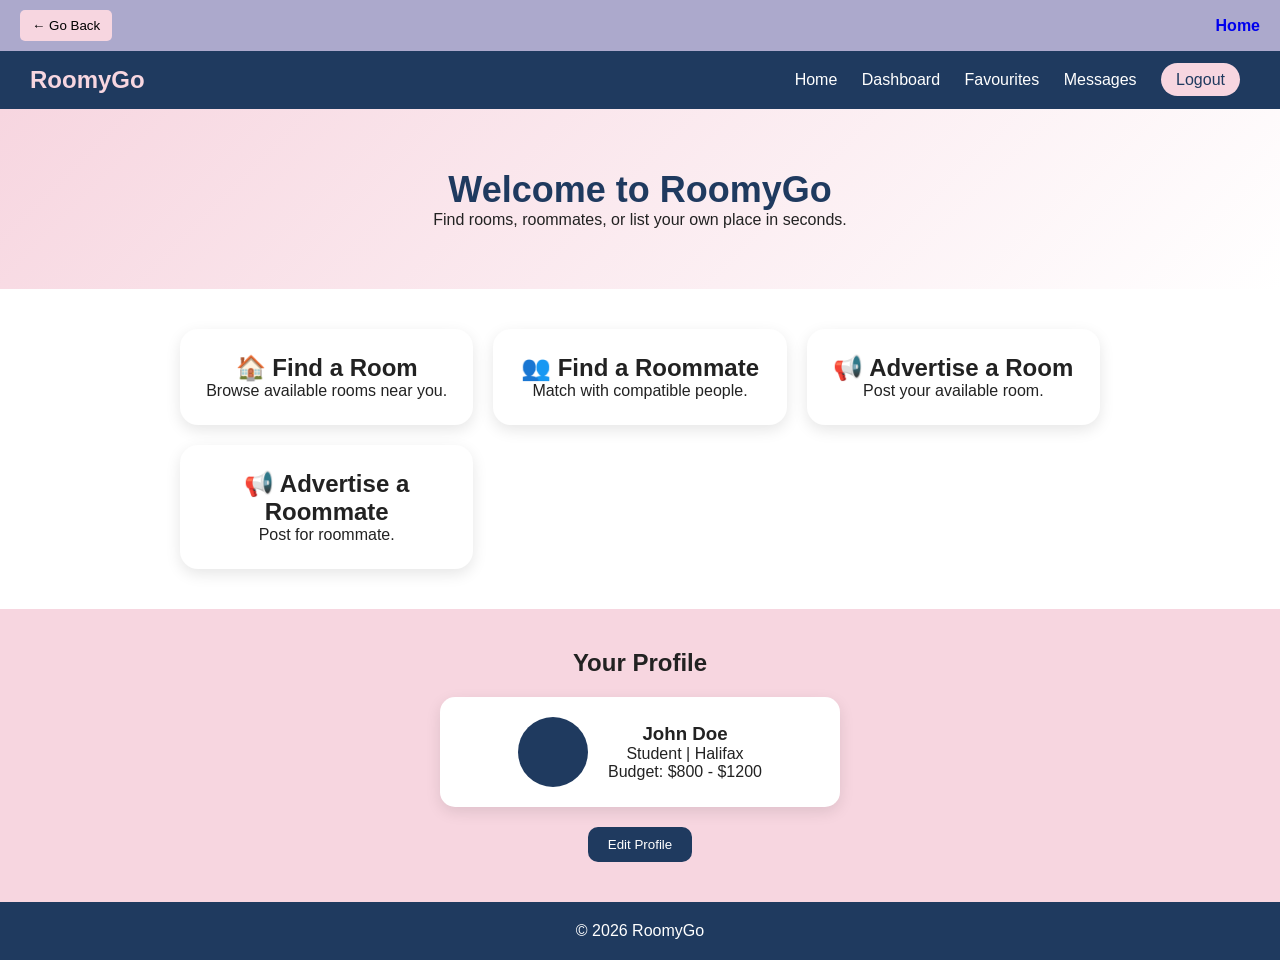
<file: projects/RoomyGo/dashboard.html>
<!DOCTYPE html>
<html lang="en">
<head>
    <meta charset="UTF-8">
    <meta name="viewport" content="width=device-width, initial-scale=1.0">
    <title>RoomyGo Dashboard</title>

    <link rel="stylesheet" href="style.css">
</head>

<header class="top-bar">
  <button onclick="history.back()">← Go Back</button>
  <a href="../../index.html" class="home-link">Home</a>
</header>

<body>

<!-- NAVBAR -->
<header class="navbar">
    <div class="logo">RoomyGo</div>

    <nav>
        <a href="index.html">Home</a>
        <a href="dashboard.html">Dashboard</a>
        <a href="favourites.html">Favourites</a>
        <a href="messages.html">Messages</a>
        <a href="index.html" class="btn">Logout</a>
    </nav>
    <div class="menu" onclick="toggleMenu()">☰</div>
</header>

<!-- DASHBOARD HERO -->
<section class="dash-hero">
    <h1>Welcome to RoomyGo</h1>
    <p>Find rooms, roommates, or list your own place in seconds.</p>
</section>

<!-- MAIN OPTIONS -->
<section class="dash-container">

    <div class="dash-card" onclick="openFilter('room')">
        <h2>🏠 Find a Room</h2>
        <p>Browse available rooms near you.</p>
    </div>

    <div class="dash-card" onclick="openFilter('roommate')">
        <h2>👥 Find a Roommate</h2>
        <p>Match with compatible people.</p>
    </div>

    <div class="dash-card" onclick="openAd('room')">
        <h2>📢 Advertise a Room</h2>
        <p>Post your available room.</p>
    </div>

    <div class="dash-card" onclick="openAd('roommate')">
        <h2>📢 Advertise a Roommate</h2>
        <p>Post for roommate.</p>
    </div>

</section>

<!-- PROFILE SECTION -->
<section class="profile-box">
    <h2>Your Profile</h2>

    <div class="profile-card">
        <div class="avatar"></div>

        <div>
            <h3 id="nameDisplay">John Doe</h3>
            <p id="roleDisplay">Student | Halifax</p>
            <p id="budgetDisplay">Budget: $800 - $1200</p>
        </div>
    </div>

    <button onclick="openProfileEdit()">Edit Profile</button>
</section>

<!-- EDIT PROFILE POPUP -->
<div id="profileModal" class="modal">

    <div class="modal-content">

        <span class="close" onclick="closeProfileEdit()">&times;</span>

        <h2>Edit Profile</h2>

        <input type="text" id="editName" placeholder="Full Name">
        <input type="text" id="editRole" placeholder="Role & Location">
        <input type="text" id="editBudget" placeholder="Budget">

        <button onclick="saveProfile()">Save Changes</button>

    </div>
</div>

<!-- FOOTER -->
<footer>
    <p>© 2026 RoomyGo</p>
</footer>

<script src="script.js"></script>

<!-- FILTER POPUP -->
<div id="filterModal" class="modal">

    <div class="modal-content">

        <span class="close" onclick="closeFilter()">&times;</span>

        <h2 id="filterTitle">Filters</h2>

        <input type="text" placeholder="Location">
        <input type="text" placeholder="Budget">
        <input type="text" placeholder="Move-in Date">
        <input type="text" placeholder="Lifestyle">

        <button onclick="applyFilter()">Apply Filters</button>

    </div>
</div>

<!-- ADVERTISE POPUP -->
<div id="adModal" class="modal">

    <div class="modal-content">

        <span class="close" onclick="closeAd()">&times;</span>

        <h2>Create Advertisement</h2>

        <input type="text" id="adTitle" placeholder="Title (e.g. Nice Room Downtown)">
        
        <select id="adType">
            <option value="room">Room</option>
            <option value="roommate">Roommate</option>
        </select>

        <input type="text" id="adLocation" placeholder="Location">
        <input type="number" id="adBudget" placeholder="Budget">
        <input type="text" id="adLifestyle" placeholder="Lifestyle">

        <button onclick="postAd()">Post Ad</button>

    </div>
</div>

</body>
</html>
</file>
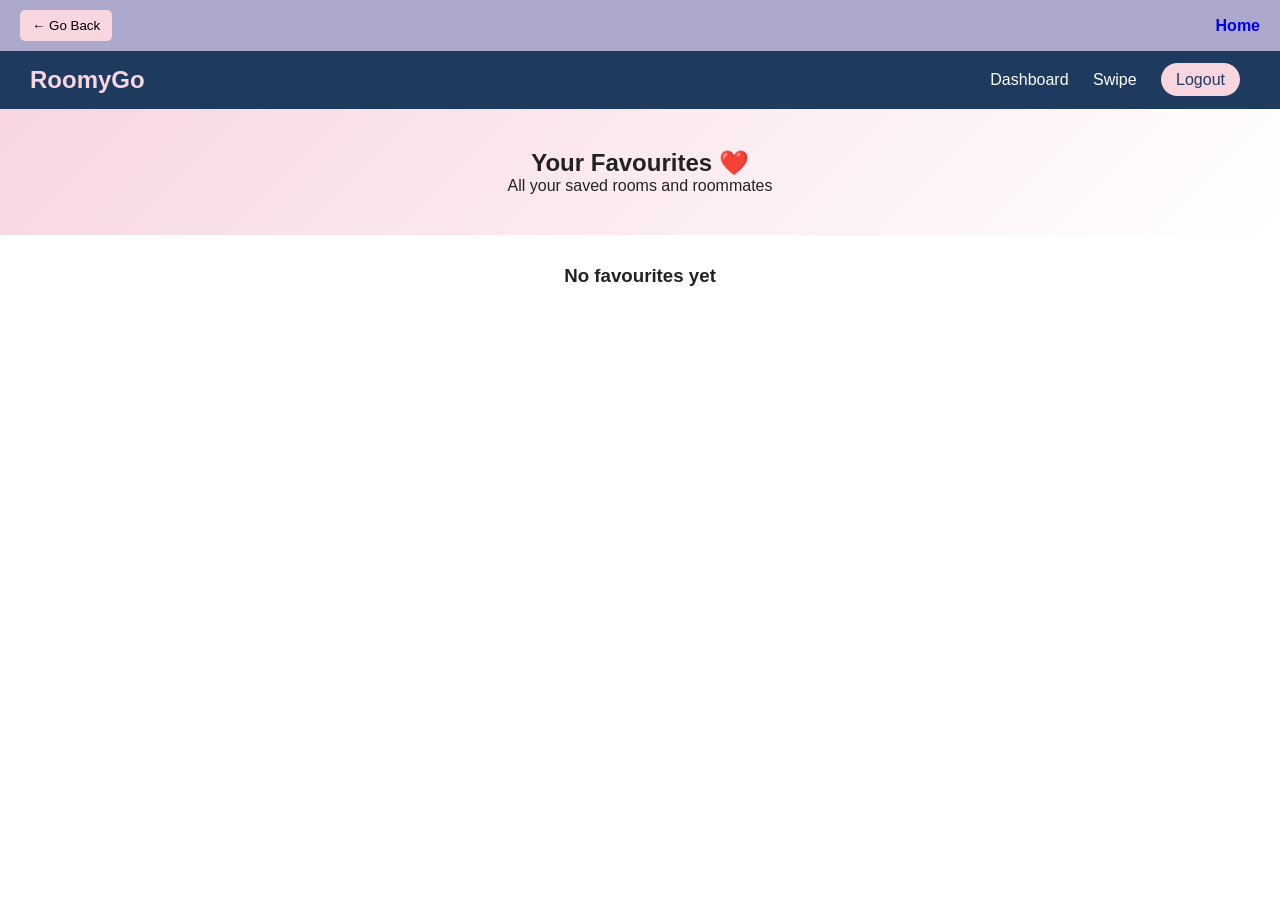
<file: projects/RoomyGo/favourites.html>
<!DOCTYPE html>
<html lang="en">
<head>
    <meta charset="UTF-8">
    <meta name="viewport" content="width=device-width, initial-scale=1.0">
    <title>Favourites - RoomyGo</title>

    <link rel="stylesheet" href="style.css">
</head>

<header class="top-bar">
  <button onclick="history.back()">← Go Back</button>
  <a href="../../index.html" class="home-link">Home</a>
</header>

<body>

<!-- NAVBAR -->
<header class="navbar">
    <div class="logo">RoomyGo</div>

    <nav>
        <a href="dashboard.html">Dashboard</a>
        <a href="swipe.html">Swipe</a>
        <a href="index.html" class="btn">Logout</a>
    </nav>
</header>

<!-- PAGE TITLE -->
<section class="fav-hero">
    <h1>Your Favourites ❤️</h1>
    <p>All your saved rooms and roommates</p>
</section>

<!-- FAVOURITES LIST -->
<section id="favContainer" class="fav-container"></section>

<script>
document.addEventListener("DOMContentLoaded", function () {
    loadFavourites();
});

// LOAD FAVOURITES
function loadFavourites() {

    let favs = JSON.parse(localStorage.getItem("favs")) || [];

    let container = document.getElementById("favContainer");
    container.innerHTML = "";

    if (favs.length === 0) {
        container.innerHTML = "<h3>No favourites yet</h3>";
        return;
    }

    favs.forEach((item, index) => {

        let card = document.createElement("div");
        card.className = "fav-card";

        card.innerHTML = `
            <h3>${item.name}</h3>
            <p>${item.details}</p>

            <button onclick="removeFav(${index})">Remove</button>
        `;

        container.appendChild(card);
    });
}

// REMOVE FAVOURITE
function removeFav(index) {

    let favs = JSON.parse(localStorage.getItem("favs")) || [];

    favs.splice(index, 1);

    localStorage.setItem("favs", JSON.stringify(favs));

    loadFavourites();
}
</script>

</body>
</html>
</file>
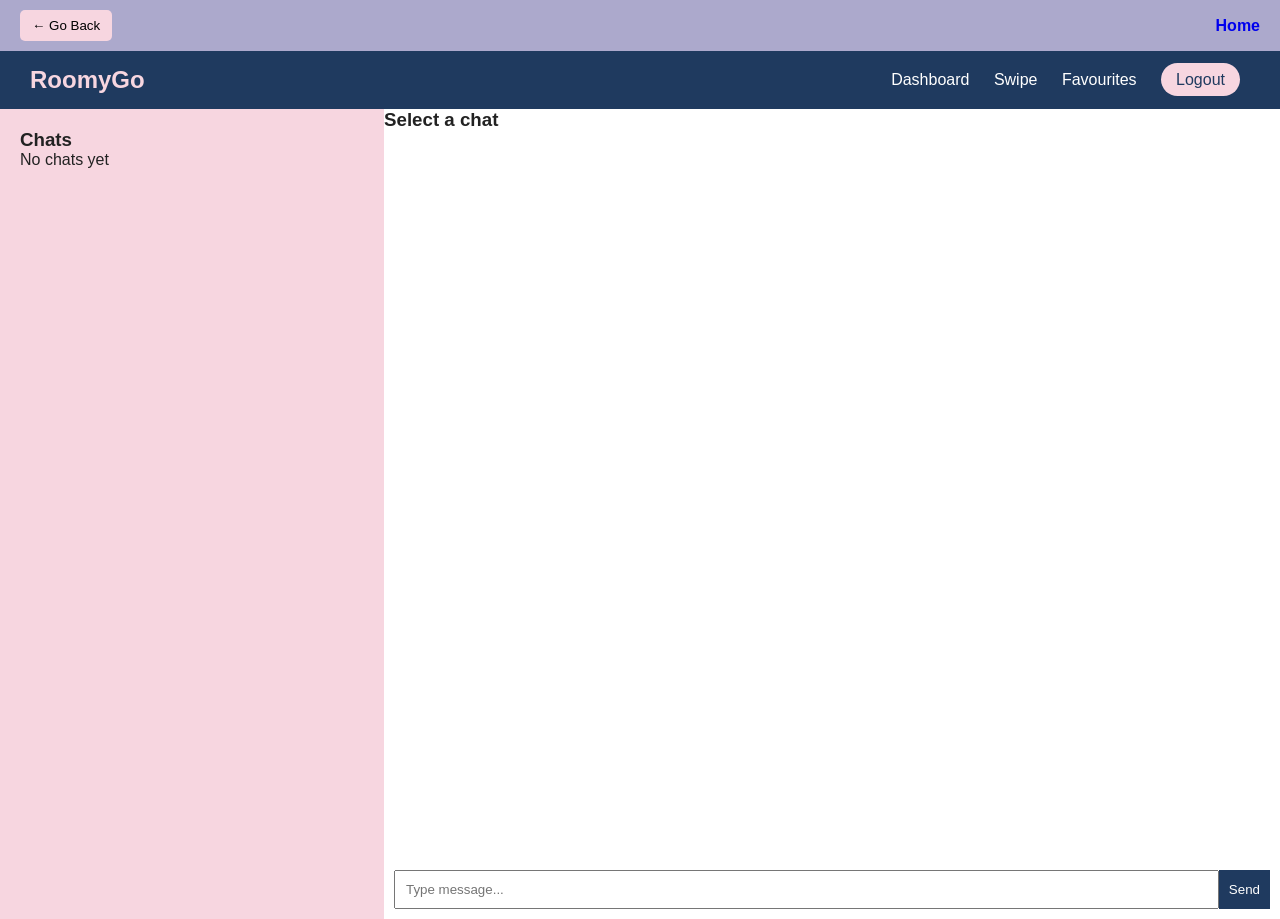
<file: projects/RoomyGo/messages.html>
<!DOCTYPE html>
<html lang="en">
<head>
    <meta charset="UTF-8">
    <meta name="viewport" content="width=device-width, initial-scale=1.0">
    <title>Messages - RoomyGo</title>

    <link rel="stylesheet" href="style.css">
</head>

<header class="top-bar">
  <button onclick="history.back()">← Go Back</button>
  <a href="../../index.html" class="home-link">Home</a>
</header>

<body>

<!-- NAVBAR -->
<header class="navbar">
    <div class="logo">RoomyGo</div>

    <nav>
        <a href="dashboard.html">Dashboard</a>
        <a href="swipe.html">Swipe</a>
        <a href="favourites.html">Favourites</a>
        <a href="index.html" class="btn">Logout</a>
    </nav>
</header>

<!-- PAGE -->
<section class="msg-page">

    <!-- CHAT LIST -->
    <div class="chat-list">
        <h3>Chats</h3>
        <div id="chatUsers"></div>
    </div>

    <!-- CHAT BOX -->
    <div class="chat-box">

        <h3 id="chatTitle">Select a chat</h3>

        <div id="chatMessages" class="messages"></div>

        <div class="input-box">
            <input type="text" id="msgInput" placeholder="Type message...">
            <button onclick="sendMessage()">Send</button>
        </div>

    </div>

</section>

<script>
let currentChat = "";

// SAMPLE USERS (from favourites)
document.addEventListener("DOMContentLoaded", function () {
    loadChatUsers();
});

// LOAD CHAT LIST
function loadChatUsers() {

    let favs = JSON.parse(localStorage.getItem("favs")) || [];

    let container = document.getElementById("chatUsers");
    container.innerHTML = "";

    if (favs.length === 0) {
        container.innerHTML = "<p>No chats yet</p>";
        return;
    }

    favs.forEach(item => {

        let name = item.name.split(",")[0];

        let div = document.createElement("div");
        div.className = "chat-user";
        div.innerText = name;

        div.onclick = () => openChat(name);

        container.appendChild(div);
    });
}

// OPEN CHAT
function openChat(name) {

    currentChat = name;

    document.getElementById("chatTitle").innerText = "Chat with " + name;

    loadMessages();
}

// LOAD MESSAGES
function loadMessages() {

    let msgs = JSON.parse(localStorage.getItem("messages_" + currentChat)) || [];

    let box = document.getElementById("chatMessages");
    box.innerHTML = "";

    msgs.forEach(m => {

        let div = document.createElement("div");
        div.className = m.sender === "me" ? "msg me" : "msg them";
        div.innerText = m.text;

        box.appendChild(div);
    });
}

// SEND MESSAGE
function sendMessage() {

    let input = document.getElementById("msgInput");

    if (!input) {
        console.error("msgInput not found");
        return;
    }

    let text = input.value.trim();

    if (text === "") {
        alert("Type a message first");
        return;
    }

    if (!currentChat) {
        alert("Select a chat first");
        return;
    }

    let key = "messages_" + currentChat;

    let msgs = JSON.parse(localStorage.getItem(key)) || [];

    msgs.push({
        sender: "me",
        text: text
    });

    localStorage.setItem(key, JSON.stringify(msgs));

    input.value = "";

    loadMessages();
}
</script>

</body>
</html>
</file>
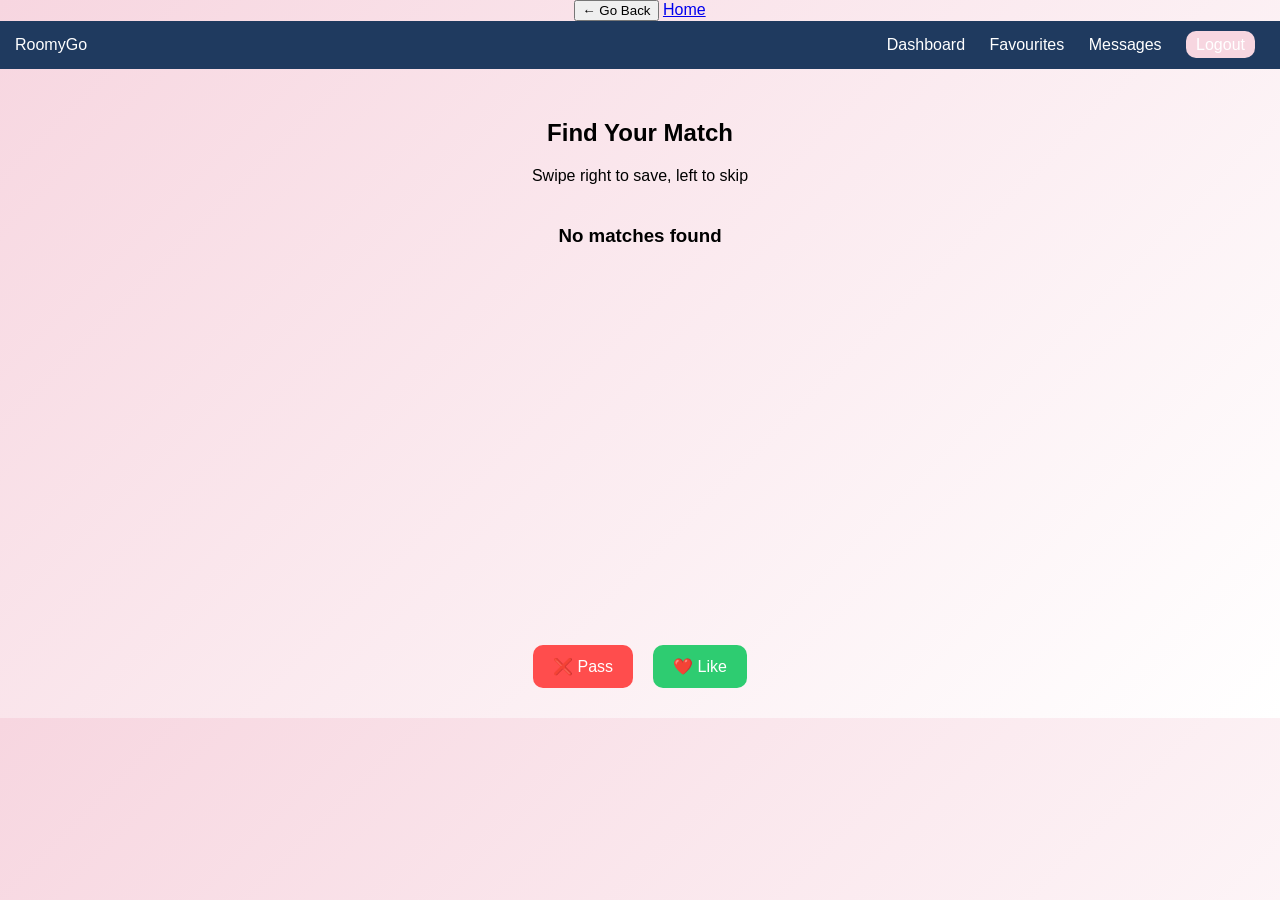
<file: projects/RoomyGo/swipe.html>
<!DOCTYPE html>
<html lang="en">
<head>
    <meta charset="UTF-8">
    <meta name="viewport" content="width=device-width, initial-scale=1.0">
    <title>Swipe - RoomyGo</title>

    <style>
        :root {
            --pink: #F7D6E0;
            --navy: #1F3A5F;
            --white: #ffffff;
        }

        body {
            margin: 0;
            font-family: Arial, sans-serif;
            background: linear-gradient(135deg, var(--pink), var(--white));
            text-align: center;
        }

        /* NAVBAR */
        .navbar {
            background: var(--navy);
            color: white;
            padding: 15px;
            display: flex;
            justify-content: space-between;
        }

        .navbar a {
            color: white;
            margin: 0 10px;
            text-decoration: none;
        }

        .btn {
            background: var(--pink);
            padding: 5px 10px;
            border-radius: 10px;
            color: var(--navy);
        }

        /* SWIPE AREA */
        .swipe-page {
            padding: 30px;
        }

        .card-container {
            position: relative;
            width: 300px;
            height: 380px;
            margin: 40px auto;
        }

        .swipe-card {
            position: absolute;
            width: 100%;
            height: 100%;
            background: white;
            border-radius: 20px;
            padding: 20px;
            box-shadow: 0 10px 20px rgba(0,0,0,0.2);
            transition: 0.3s;
        }

        .swipe-card:nth-child(1) { z-index: 3; }
        .swipe-card:nth-child(2) { z-index: 2; transform: scale(0.95); top: 10px; }
        .swipe-card:nth-child(3) { z-index: 1; transform: scale(0.9); top: 20px; }

        .buttons {
            display: flex;
            justify-content: center;
            gap: 20px;
        }

        .buttons button {
            padding: 12px 20px;
            border: none;
            border-radius: 10px;
            cursor: pointer;
            font-size: 16px;
        }

        .no {
            background: #ff4d4d;
            color: white;
        }

        .yes {
            background: #2ecc71;
            color: white;
        }
    </style>
</head>

<header class="top-bar">
  <button onclick="history.back()">← Go Back</button>
  <a href="../../index.html" class="home-link">Home</a>
</header>

<body>

<!-- NAVBAR -->
<div class="navbar">
    <div>RoomyGo</div>
    <div>
        <a href="dashboard.html">Dashboard</a>
        <a href="favourites.html">Favourites</a>
        <a href="messages.html">Messages</a>
        <a href="index.html" class="btn">Logout</a>
    </div>
</div>

<!-- SWIPE -->
<div class="swipe-page">

    <h2>Find Your Match</h2>
    <p>Swipe right to save, left to skip</p>

    <div class="card-container" id="cardContainer">

        <div class="swipe-card">
            <h3>Emily, 23</h3>
            <p>Student | Halifax</p>
            <p>$800/month</p>
            <p>Quiet</p>
        </div>

        <div class="swipe-card">
            <h3>John, 26</h3>
            <p>Engineer | Halifax</p>
            <p>$950/month</p>
            <p>Social</p>
        </div>

        <div class="swipe-card">
            <h3>Sophia, 24</h3>
            <p>Designer | Halifax</p>
            <p>$900/month</p>
            <p>Pet Friendly</p>
        </div>

    </div>

    <div class="buttons">
        <button class="no" onclick="swipeLeft()">❌ Pass</button>
        <button class="yes" onclick="swipeRight()">❤️ Like</button>
    </div>

</div>

<!-- JAVASCRIPT INSIDE HTML -->
<script>
let currentIndex = 0;

// LOAD DATA
function loadAds() {

    let ads = JSON.parse(localStorage.getItem("roomygo_ads")) || [];

    let container = document.getElementById("cardContainer");
    container.innerHTML = "";

    if (ads.length === 0) {
        container.innerHTML = "<h3>No Ads Found</h3>";
        return;
    }

    ads.forEach(ad => {

        let card = document.createElement("div");
        card.className = "swipe-card";

        card.innerHTML = `
            <h3>${ad.name}</h3>
            <p>Type: ${ad.type}</p>
            <p>Location: ${ad.location}</p>
            <p>Budget: $${ad.budget}</p>
            <p>Lifestyle: ${ad.lifestyle}</p>
        `;

        container.appendChild(card);
    });
}

loadAds();

const filters = JSON.parse(localStorage.getItem("roomygo_filters")) || {};
let ads = JSON.parse(localStorage.getItem("roomygo_ads")) || [];
// IMPORTANT: FILTER ADS ONLY
function getFilteredAds() {

    return ads.filter(item => {

        // match type (room / roommate / ad-room etc)
        if (filters.type) {
            if (filters.type === "room" && item.type !== "room") return false;
            if (filters.type === "roommate" && item.type !== "roommate") return false;
        }

        // location match
        if (filters.location && item.location !== filters.location) return false;

        // budget match
        if (filters.budget) {
            if (item.budget > parseInt(filters.budget)) return false;
        }

        return true;
    });
}

// RENDER CARDS
function renderCards() {
    let container = document.getElementById("cardContainer");
    container.innerHTML = "";

    let data = getFilteredAds();

    if (data.length === 0) {
        container.innerHTML = "<h3>No matches found</h3>";
        return;
    }

    data.forEach(item => {
        let card = document.createElement("div");
        card.className = "swipe-card";

        card.innerHTML = `
            <h3>${item.name}</h3>
            <p>Type: ${item.type}</p>
            <p>${item.location}</p>
            <p>Budget: $${item.budget}</p>
            <p>${item.lifestyle}</p>
        `;

        container.appendChild(card);
    });
}

// SWIPE RIGHT
function swipeRight() {
    let cards = document.querySelectorAll(".swipe-card");
    if (currentIndex >= cards.length) return;

    let card = cards[currentIndex];

    card.style.transform = "translateX(400px)";
    card.style.opacity = "0";

    setTimeout(() => {
        saveToFav(card);
        card.remove();
        currentIndex++;
    }, 300);
}

// SWIPE LEFT
function swipeLeft() {
    let cards = document.querySelectorAll(".swipe-card");
    if (currentIndex >= cards.length) return;

    let card = cards[currentIndex];

    card.style.transform = "translateX(-400px)";
    card.style.opacity = "0";

    setTimeout(() => {
        card.remove();
        currentIndex++;
    }, 300);
}

// SAVE TO FAVOURITES
function saveToFav(card) {
    let favs = JSON.parse(localStorage.getItem("favs")) || [];

    favs.push({
        name: card.querySelector("h3").innerText,
        details: card.innerText
    });

    localStorage.setItem("favs", JSON.stringify(favs));
}

// INIT
renderCards();
</script>

<script src="script.js"></script>

</body>
</html>
</file>
<file: style.css>
html, body {
    margin: 0;
    padding: 0;
    overflow-x: hidden;
    width: 100%;
}
*{
    margin:0;
    padding:0;
    box-sizing:border-box;
    font-family:Arial, sans-serif;
}

body{
    background:#f5f5f5;
    color:white;
}

/* HEADER DEFAULT (ON HERO IMAGE - TRANSPARENT) */
header{
    position:fixed;
    width:100%;
    top:0;
    left:0;
    padding:20px 40px;
    background:transparent;
    transition:0.4s;
    z-index:1000;
}

header.scrolled{
    background:rgba(0,0,0,0.6);
    backdrop-filter:blur(10px);
    -webkit-backdrop-filter:blur(10px);
    padding:15px 40px;
}

/* LOGO */
.logo{
    color:#b87333;
    font-size:22px;
    font-weight:bold;
}

.logo span{
    color:#ffffff;
}

/* MENU ICON */
.menu-icon{
    font-size:24px;
    cursor:pointer;
    color:rgb(242, 241, 241);
}

/*POPPUP*/
.popup {
    display:none;
    position:fixed;
    top:0;
    left:0;
    width:100%;
    height:100vh;
    background:rgba(0,0,0,0.7);
    z-index:3000;
    justify-content:center;
    align-items:center;
}

/* POPUP WHITE BOX */
.popup-content {
    background:white;
    color:black;
    width:90%;
    max-width:700px;
    height:80vh;
    border-radius:15px;
    padding:35px;
    position:relative;
    display:flex;
    flex-direction:column;
}

/* ONLY CONTENT INSIDE SCROLLS */
.popup-scroll {
    flex:1;
    overflow-y:auto;
    margin-top:20px;
    padding-right:10px;
    -webkit-overflow-scrolling:touch;
}

/* CLOSE BUTTON */
.popup-close {

    position:absolute;
    top:15px;
    right:20px;
    font-size:30px;
    cursor:pointer;
    z-index:5;
}

/* MOBILE */
@media(max-width:768px){

    .popup-content{
        width:92%;
        height:75vh;
        padding:25px;
    }
    .popup-scroll{
        overflow-y:auto;
    }
}
.popup-close{
    position:absolute;
    top:10px;
    right:20px;
    font-size:30px;
    cursor:pointer;
}


/* HEADER */
.header{
    position:fixed;
    top:0;
    width:100%;
    display:flex;
    justify-content:space-between;
    align-items:center;
    padding:20px 40px;
    z-index:1000;
    background:transparent;
}

/* LOGO */
.logo{
    color:#b7704a; /* rose gold */
    font-weight:bold;
}

/* DESKTOP MENU */
.nav-links{
    display:flex;
    gap:30px;
}

.nav-links a{
    color:white;
    text-decoration:none;
    font-size:16px;
    transition:0.3s;
}

.nav-links a:hover{
    color:#B76E79;
}

/* MENU ICON HIDDEN ON DESKTOP */
.menu-icon{
    display:none;
    font-size:30px;
    color:white;
    cursor:pointer;
}

/* RESPONSIVE (MOBILE) */
@media(max-width:768px){

    .nav-links{
        display:none;
    }

    .menu-icon{
        display:block;
    }
}

.mobile-menu a:hover{
    color:#dc7e94;
    transform:translateX(1px);
    text-shadow:0 0 10px rgba(220, 148, 126, 0.8);
}

.menu-icon:hover{
    color:#dca27e;
    transform:scale(1.1);
}

.close{
    font-size:40px;
    color:white;
    cursor:pointer;
    transition:0.3s ease;
}

.close:hover{
    color:rgba(239, 164, 141, 0.8);
    transform:rotate(90deg);
}

.mobile-menu{
    position:fixed;
    top:0;
    right:-100%;
    width:100%;
    height:100vh;
    background:rgba(0,0,0,0.95);
    display:flex;
    flex-direction:column;
    justify-content:center;
    align-items:center;
    gap:30px;
    transition:0.4s;
    z-index:2000;
}

.mobile-menu a{
    color:white;
    font-size:25px;
    text-decoration:none;
}

.mobile-menu.active{
    right:0;
}

.close{
    position:absolute;
    top:20px;
    right:30px;
    font-size:40px;
    color:white;
    cursor:pointer;
}


/* CHANGE TEXT COLOR AFTER SCROLL FOR VISIBILITY */
header.scrolled .menu-icon{
    color:rgb(252, 252, 252);
}

header.scrolled .menu-icon:hover{
    color:#dca27e;
    transform:scale(1.1);
}

header.scrolled .logo{
    color:#eca979;
}

.projects-panel{

    position:fixed;
    left:0;

    bottom:-100%;

    width:100%;
    height:100%;

    background:#ffffff;

    z-index:5000;

    transition:bottom 0.5s ease;

    overflow-y:auto;
}

.projects-panel.active{
    bottom:0;
}

/* HEADER */
.projects-header{
    position:sticky;
    top:0;

    display:flex;
    justify-content:space-between;
    align-items:center;

    padding:30px 40px;

    background:#003333;
    color:white;
}

.projects-close{
    font-size:40px;
    cursor:pointer;
}

/* CONTENT */
.projects-content{
    padding:60px;
    color:#222;
}

/* HERO */
.hero{
    height:100vh;
    position:relative;
    overflow:hidden;
}

.hero img{
    width:100%;
    height:119%;
    object-fit:cover;
    object-position:center;
}

.hero-text-box h1{
    font-size:60px;
    color:white;

    transition:all 0.4s ease;

    position:relative;
}

.hero-text-box h1:hover{
    color:#b96e49;

    transform:translateY(-4px);

    text-shadow:
        0 0 10px #3d2b1f,
        0 0 25px #3d2b1f;
}

.hero-text-box{
    position:absolute;
    bottom:30px;
    left:40px;
}

.hero-text-box{
    display:inline-block;
    padding:10px 10px;

    background:rgba(0,0,0,0.35);
    backdrop-filter: blur(1px);
    -webkit-backdrop-filter: blur(12px);

    border-radius:25px;

    color:rgb(253, 252, 252);
}

.hero-text-box h1{
    color:#ffffff;
    font-size:40px;
}

/* ABOUT */

.about{
    padding:100px 50px;
    background:#ffffff;
    color:#000;
}

.about h2{
    color:#d2b184;
    margin-bottom:20px;
    font-size:40px;
}

/* EDUCATION */

.education{
    padding:100px 50px;
    background:#3d2b1f;
}

.education h2{
    margin-bottom:30px;
    color:#ffffff;
}

.edu-box{
    background:#4a3424;
    padding:30px;
    border-radius:20px;
}

/* SKILLS */

.skill-card {
    position: relative;
}

.skill-popup {
    display: none;
    margin-top: 10px;
    width: 100%;
}

.skill-popup.show {
    display: block;
}

.skills{
    padding:100px 50px;
    background:#f5f5f5;
    color:#000;
}

.skills h2{
    color:#d2b184;
    margin-bottom:30px;
}

.skill-card{
    position:relative;
    z-index:1;
}

.skill-card.active{
    z-index:999;
}

.skill-container{
    display:flex;
    flex-wrap:wrap;
    gap:20px;
}

.skill-card{
    position:relative;

    padding:15px 25px;

    border-radius:30px;

    background:#754048;
    color:white;

    cursor:pointer;

    transition:0.3s;
}

.skill-card:hover{
    transform:translateY(-5px);

    box-shadow:
    0 0 10px rgba(181,126,220,0.4),
    0 0 20px rgba(181,126,220,0.3);
}

.skill-popup{
    
    display:none;

    position:absolute;

    top:110%;
    left:0;

    width:280px;

    background:white;

    color:#333;

    padding:15px;

    border-radius:12px;

    box-shadow:0 10px 30px rgba(0,0,0,0.2);

    z-index:100;
}

.skill-popup h4{
    color:#754048;
    margin-bottom:10px;
}

.skill-popup p{
    font-size:14px;
    line-height:1.6;
}

/* PROJECTS */

.projects{
    padding:100px 50px;
    background:#ffffff;
    color:#000;
}

.projects h2{
    color:#d2b184;
    margin-bottom:30px;
}

.accordion-btn{
    width:100%;
    padding:20px;
    border:none;
    background:#592a31e9;
    color:white;
    text-align:left;
    margin-top:10px;
    cursor:pointer;
    font-size:18px;
}

.accordion-content{
    display:none;
    padding:20px;
    background:#e6e6e6;
}

/* SLIDER */
.slider-section h2{
    color:#d2b184;
    margin-bottom:30px;
}

.slider-section{
    padding:100px 50px;
    background:#f5f5f5;
}

.slider-wrapper{
    overflow:hidden;
    width:100%;
}

.slider-track{
    display:flex;
    gap:20px;
    width:max-content;
    animation:scroll 20s linear infinite;
}

/* images */
.slider-track img{
    width:400px;
    height:200px;
    object-fit:cover;
    border-radius:10px;
}

/* KEY FIX: smooth infinite movement */
@keyframes scroll{
    0%{
        transform:translateX(10);
    }
    100%{
        transform:translateX(-30%);
    }
}

/* PAUSE ON HOVER (OPTIONAL) */
.slider-wrapper:hover .slider-track{
    animation-play-state:paused;
}

/* UNIVERSITY */

.university{
    padding:50px 90px;
    background:#5a3e2b;
    border-radius:-30px;
    margin-left:0px;
    margin-right:0px;
}

.university h2{
    margin-bottom:30px;
    color:#ffffff;
}

.university p{
    margin-bottom:30px;
    color:#ffffff;
}

.university-content{
    max-width:1000px;
}

/* FOOTER */

footer{
    background:#003333;
    padding:60px 30px;
    text-align:center;
    margin-left:0px;
    margin-right:0px;
    margin-bottom:-100px;
}

.footer-logo{
    color:#b87333;
    font-size:35px;
    margin-bottom:30px;
}

.social-icons{
    margin-bottom:30px;
}

.social-icons a{
    color:white;
    font-size:28px;
    margin:0 15px;
}

.footer-links{
    display:flex;
    justify-content:center;
    gap:100px;
    margin-bottom:30px;
}

.footer-links div{
    display:flex;
    flex-direction:column;
}

.footer-links a{
    color:white;
    text-decoration:none;
    margin:8px 0;
}

copyright{
    font-size:14px;
}


html{
    scroll-behavior:smooth;
}

.sidebar{

    position:fixed;
    top:0;
    right:-300px;

    width:300px;
    height:100vh;

    background:#111;

    transition:0.4s;

    z-index:2000;

    padding-top:80px;

}

.sidebar.active{
    right:0;
}

.sidebar ul{
    list-style:none;
}

.sidebar li{

    color:white;

    padding:20px;

    cursor:pointer;

    font-size:20px;

}

.sidebar li:hover{
    background:#333;
}

.close-btn{

    position:absolute;

    top:20px;

    right:25px;

    color:white;

    font-size:35px;

    cursor:pointer;

}

/* popup */

.popup{

    display:none;

    position:fixed;

    top:0;
    left:0;

    width:100%;
    height:100%;

    background:rgba(0,0,0,0.7);

    z-index:3000;

}

.popup-content{

    background:white;

    color:black;

    width:80%;

    max-width:700px;

    margin:100px auto;

    padding:40px;

    border-radius:10px;

    position:relative;

}

.popup-close{

    position:absolute;

    top:15px;

    right:20px;

    font-size:30px;

    cursor:pointer;

}

/* CONTACT PANEL */

.contact-panel{

    position:fixed;

    left:0;
    bottom:-100%;

    width:100%;
    height:100%;

    background:#ffffff;

    z-index:5000;

    transition:bottom 0.5s ease;

    overflow-y:auto;

}

.contact-panel.active{
    bottom:0;
}

/* HEADER */

.contact-header{

    position:sticky;

    top:0;

    display:flex;

    justify-content:space-between;

    align-items:center;

    padding:30px 40px;

    background:#003333;

    color:white;

}

.contact-header h2{
    font-size:32px;
}

/* CLOSE BUTTON */

.contact-close{

    font-size:40px;

    cursor:pointer;

    transition:0.3s;

}

.contact-close:hover{
    transform:rotate(90deg);
}

/* CONTENT */

.contact-content{

    padding:60px;

    color:#222;

    max-width:900px;

}

.contact-content h3{

    color:#B76E79;

    margin-bottom:15px;

    margin-top:25px;

    font-size:24px;

}

.contact-content p{

    margin-bottom:10px;

    line-height:1.8;

}

.project-btn{
    display:inline-block;
    margin-top:15px;
    padding:12px 24px;
    background:#B76E79;
    color:white;
    text-decoration:none;
    border-radius:30px;
    transition:0.3s;
}

.project-btn:hover{
    background:#9d5f68;
    transform:translateY(-2px);
}

/*hover effect on the footer*/

.social-icons a{
    color:white;
    font-size:28px;
    margin:0 12px;
    transition:all 0.3s ease;
}

.social-icons a:hover{
    color:#9d5f68;
    transform:translateY(-4px);
    text-shadow:0 0 15px rgba(181,126,220,0.8);
}

.footer-links a{
    color:white;
    text-decoration:none;
    position:relative;
    transition:color 0.3s ease;
}

.footer-links a::after{
    content:"";
    position:absolute;
    left:50%;
    bottom:-6px;

    width:0;
    height:2px;

    background:#9d5f68;

    transform:translateX(-50%);
    transition:width 0.3s ease;
}

.footer-links a:hover{
    color:#9d5f68;
}

.footer-links a:hover::after{
    width:20px; /* Small underline */
}

html, body{
    overflow-y:auto;
    overflow-x:hidden;
}

/* Chrome / Safari / Edge */
::-webkit-scrollbar{
    display:none;
}
</file>
<file: projects/RoomyGo/style.css>
.top-bar {
  position: sticky;
  top: 0;
  background-color: #aca9cc;
  padding: 10px 20px;
  display: flex;
  justify-content: space-between;
  align-items: center;
}

.top-bar button {
  background-color: #F7D6E0;
  border: none;
  padding: 8px 12px;
  border-radius: 5px;
  cursor: pointer;
}

.home-link {
  text-decoration-color: rgb(250, 250, 250);
  text-decoration: none;
  font-weight: bold;
}

/* Keep it white after click */
.home-link:visited {
  color: #741d46;
}

/* Optional hover effect */
.home-link:hover {
  color: #F7D6E0;
}
/* INDEX*/
/* COLORS */
:root {
    --pink: #F7D6E0;
    --pink-dark: #F2B8C6;
    --navy: #1F3A5F;
    --white: #ffffff;
    --black: #222;
}

/* RESET */
* {
    margin: 0;
    padding: 0;
    box-sizing: border-box;
    font-family: Arial, sans-serif;
}

body {
    background: var(--white);
    color: var(--black);
}

/* NAVBAR */
.navbar {
    display: flex;
    justify-content: space-between;
    align-items: center;
    padding: 15px 30px;
    background: var(--navy);
    color: white;
    position: sticky;
    top: 0;
}

.logo {
    font-size: 24px;
    font-weight: bold;
    color: var(--pink);
}

nav a {
    color: white;
    text-decoration: none;
    margin: 0 10px;
}

nav .btn {
    background: var(--pink);
    color: var(--navy);
    padding: 8px 15px;
    border-radius: 20px;
}

/* MOBILE MENU */
.menu {
    display: none;
    font-size: 24px;
    cursor: pointer;
}

/* HERO */
.hero {
    text-align: center;
    padding: 100px 20px;
    background: linear-gradient(135deg, var(--pink), var(--white));
}

.hero h1 {
    font-size: 40px;
    color: var(--navy);
}

.hero p {
    margin: 20px 0;
    font-size: 18px;
}

.hero button {
    padding: 12px 25px;
    border: none;
    background: var(--navy);
    color: white;
    border-radius: 25px;
    cursor: pointer;
}

/* SECTIONS */
.section {
    padding: 60px 20px;
    text-align: center;
}

.section.dark {
    background: var(--pink);
}

.section h2 {
    margin-bottom: 20px;
    color: var(--navy);
}

/* GRID CARDS */
.grid {
    display: grid;
    grid-template-columns: repeat(auto-fit, minmax(200px, 1fr));
    gap: 20px;
    max-width: 900px;
    margin: auto;
}

.card {
    background: white;
    padding: 20px;
    border-radius: 15px;
    box-shadow: 0 5px 15px rgba(0,0,0,0.1);
}

/* FOOTER */
footer {
    text-align: center;
    padding: 20px;
    background: var(--navy);
    color: white;
}

/* RESPONSIVE */
@media (max-width: 768px) {
    nav {
        display: none;
        flex-direction: column;
        background: var(--navy);
        position: absolute;
        top: 60px;
        right: 0;
        width: 200px;
        padding: 10px;
    }

    .menu {
        display: block;
    }
}

/* TESTIMONIAL TEXT */
.card h4 {
    margin-top: 10px;
    color: var(--navy);
}

/* FAQ */
.faq-container {
    max-width: 800px;
    margin: auto;
}

.faq {
    background: white;
    margin: 10px 0;
    padding: 15px;
    border-radius: 12px;
    box-shadow: 0 5px 15px rgba(0,0,0,0.1);
    cursor: pointer;
}

.faq h3 {
    color: var(--navy);
}

.faq p {
    display: none;
    margin-top: 10px;
    color: var(--black);
}

/* MODAL BACKGROUND */
.modal {
    display: none;
    position: fixed;
    top: 0;
    left: 0;
    width: 100%;
    height: 100%;
    background: rgba(0,0,0,0.6);
    justify-content: center;
    align-items: center;
}

/* MODAL BOX */
.modal-content {
    background: white;
    width: 350px;
    padding: 25px;
    border-radius: 20px;
    text-align: center;
    position: relative;
    animation: pop 0.3s ease;
}

@keyframes pop {
    from { transform: scale(0.8); opacity: 0; }
    to { transform: scale(1); opacity: 1; }
}

/* CLOSE BUTTON */
.close {
    position: absolute;
    right: 15px;
    top: 10px;
    font-size: 22px;
    cursor: pointer;
}

/* INPUTS */
.modal-content input {
    width: 100%;
    padding: 10px;
    margin: 8px 0;
    border: 1px solid #ccc;
    border-radius: 10px;
}

/* BUTTON */
.modal-content button {
    width: 100%;
    padding: 10px;
    margin-top: 10px;
    background: var(--navy);
    color: white;
    border: none;
    border-radius: 10px;
    cursor: pointer;
}

/* SWITCH TEXT */
.modal-content p {
    margin-top: 10px;
    cursor: pointer;
    color: var(--navy);
}

/* HIDE REGISTER BY DEFAULT */
#registerBox {
    display: none;
}

/* DASHBOARD HERO */
.dash-hero {
    text-align: center;
    padding: 60px 20px;
    background: linear-gradient(135deg, var(--pink), var(--white));
}

.dash-hero h1 {
    color: var(--navy);
    font-size: 36px;
}

/* DASHBOARD GRID */
.dash-container {
    display: grid;
    grid-template-columns: repeat(auto-fit, minmax(220px, 1fr));
    gap: 20px;
    padding: 40px;
    max-width: 1000px;
    margin: auto;
}

/* DASH CARDS */
.dash-card {
    background: white;
    border-radius: 18px;
    padding: 25px;
    text-align: center;
    cursor: pointer;
    box-shadow: 0 5px 15px rgba(0,0,0,0.1);
    transition: 0.3s;
}

.dash-card:hover {
    transform: translateY(-5px);
    background: var(--pink);
}

/* PROFILE SECTION */
.profile-box {
    text-align: center;
    padding: 40px;
    background: var(--pink);
}

.profile-card {
    display: flex;
    justify-content: center;
    align-items: center;
    gap: 20px;
    background: white;
    padding: 20px;
    border-radius: 15px;
    max-width: 400px;
    margin: 20px auto;
    box-shadow: 0 5px 15px rgba(0,0,0,0.1);
}

.avatar {
    width: 70px;
    height: 70px;
    border-radius: 50%;
    background: var(--navy);
}

/* BUTTON */
.profile-box button {
    padding: 10px 20px;
    border: none;
    background: var(--navy);
    color: white;
    border-radius: 10px;
    cursor: pointer;
}

/* PROFILE MODAL REUSE */
#profileModal {
    display: none;
    position: fixed;
    top: 0;
    left: 0;
    width: 100%;
    height: 100%;
    background: rgba(0,0,0,0.6);
    justify-content: center;
    align-items: center;
}

#profileModal .modal-content {
    background: white;
    width: 350px;
    padding: 25px;
    border-radius: 20px;
    text-align: center;
    position: relative;
}

#profileModal input {
    width: 100%;
    padding: 10px;
    margin: 8px 0;
    border-radius: 10px;
    border: 1px solid #ccc;
}

#profileModal button {
    width: 100%;
    padding: 10px;
    background: var(--navy);
    color: white;
    border: none;
    border-radius: 10px;
    cursor: pointer;
}


/* MODAL (reuse same style if already exists) */
.modal {
    display: none;
    position: fixed;
    top: 0;
    left: 0;
    width: 100%;
    height: 100%;
    background: rgba(0,0,0,0.6);
    justify-content: center;
    align-items: center;
}

.modal-content {
    background: white;
    padding: 25px;
    border-radius: 20px;
    width: 350px;
    text-align: center;
}

.modal-content input {
    width: 100%;
    padding: 10px;
    margin: 8px 0;
    border-radius: 10px;
    border: 1px solid #ccc;
}

.modal-content button {
    width: 100%;
    padding: 10px;
    background: var(--navy);
    color: white;
    border: none;
    border-radius: 10px;
    cursor: pointer;
}

.close {
    float: right;
    font-size: 20px;
    cursor: pointer;
}

select {
    width: 100%;
    padding: 10px;
    margin: 8px 0;
    border-radius: 10px;
}

/* FAVOURITES PAGE */
.fav-hero {
    text-align: center;
    padding: 40px;
    background: linear-gradient(135deg, #F7D6E0, white);
}

.fav-container {
    display: flex;
    flex-direction: column;
    align-items: center;
    gap: 20px;
    padding: 30px;
}

/* FAV CARD */
.fav-card {
    width: 320px;
    background: white;
    border-radius: 20px;
    padding: 20px;
    box-shadow: 0 5px 15px rgba(0,0,0,0.1);
    text-align: center;
}

.fav-card button {
    margin-top: 10px;
    padding: 8px 15px;
    border: none;
    background: #ff4d4d;
    color: white;
    border-radius: 10px;
    cursor: pointer;
}

/* MESSAGES PAGE */
.msg-page {
    display: flex;
    height: 90vh;
}

/* CHAT LIST */
.chat-list {
    width: 30%;
    background: #F7D6E0;
    padding: 20px;
}

.chat-user {
    padding: 10px;
    background: white;
    margin: 10px 0;
    border-radius: 10px;
    cursor: pointer;
}

/* CHAT BOX */
.chat-box {
    width: 70%;
    display: flex;
    flex-direction: column;
    background: white;
}

.messages {
    flex: 1;
    padding: 20px;
    overflow-y: auto;
}

.input-box {
    display: flex;
    padding: 10px;
}

.input-box input {
    flex: 1;
    padding: 10px;
}

.input-box button {
    padding: 10px;
    background: #1F3A5F;
    color: white;
    border: none;
}

/* MESSAGE BUBBLES */
.msg {
    padding: 10px;
    margin: 5px;
    border-radius: 10px;
    max-width: 60%;
}

.me {
    background: #1F3A5F;
    color: white;
    margin-left: auto;
}

.them {
    background: #F7D6E0;
}
</file>
